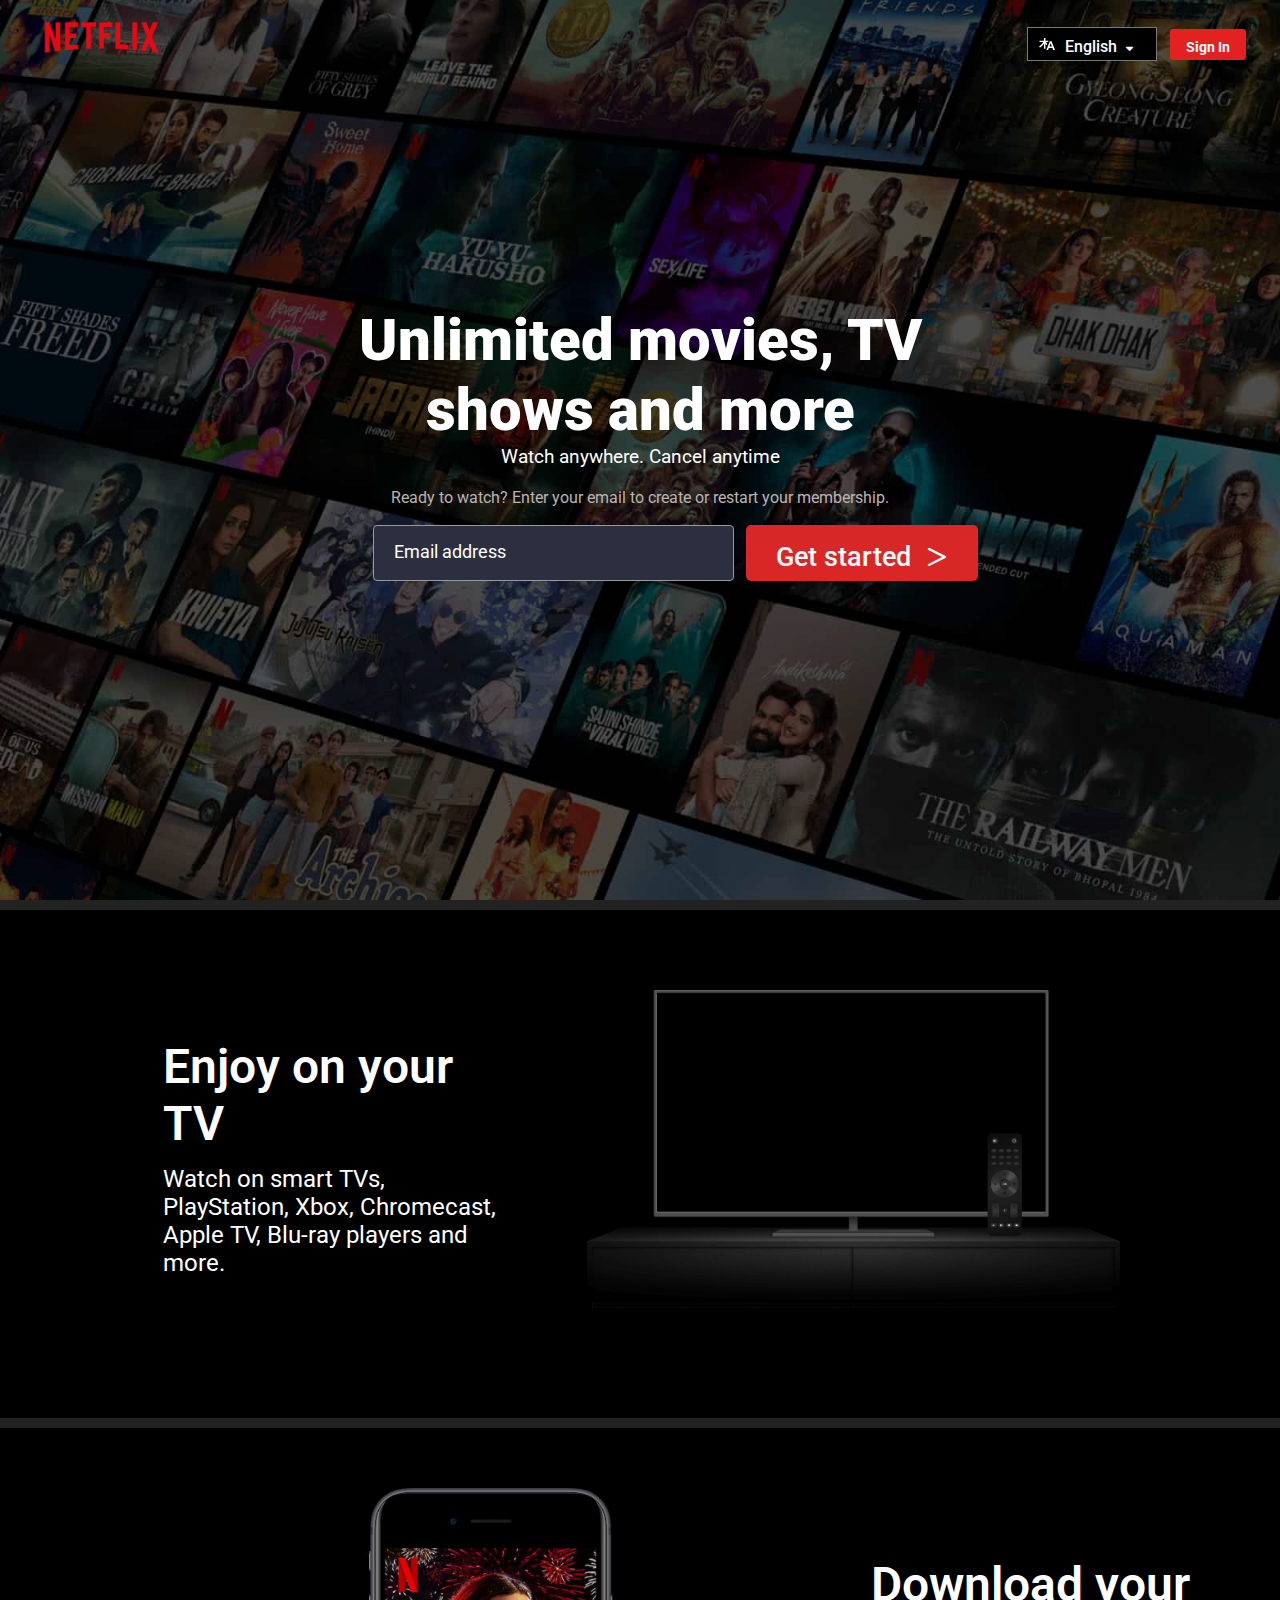
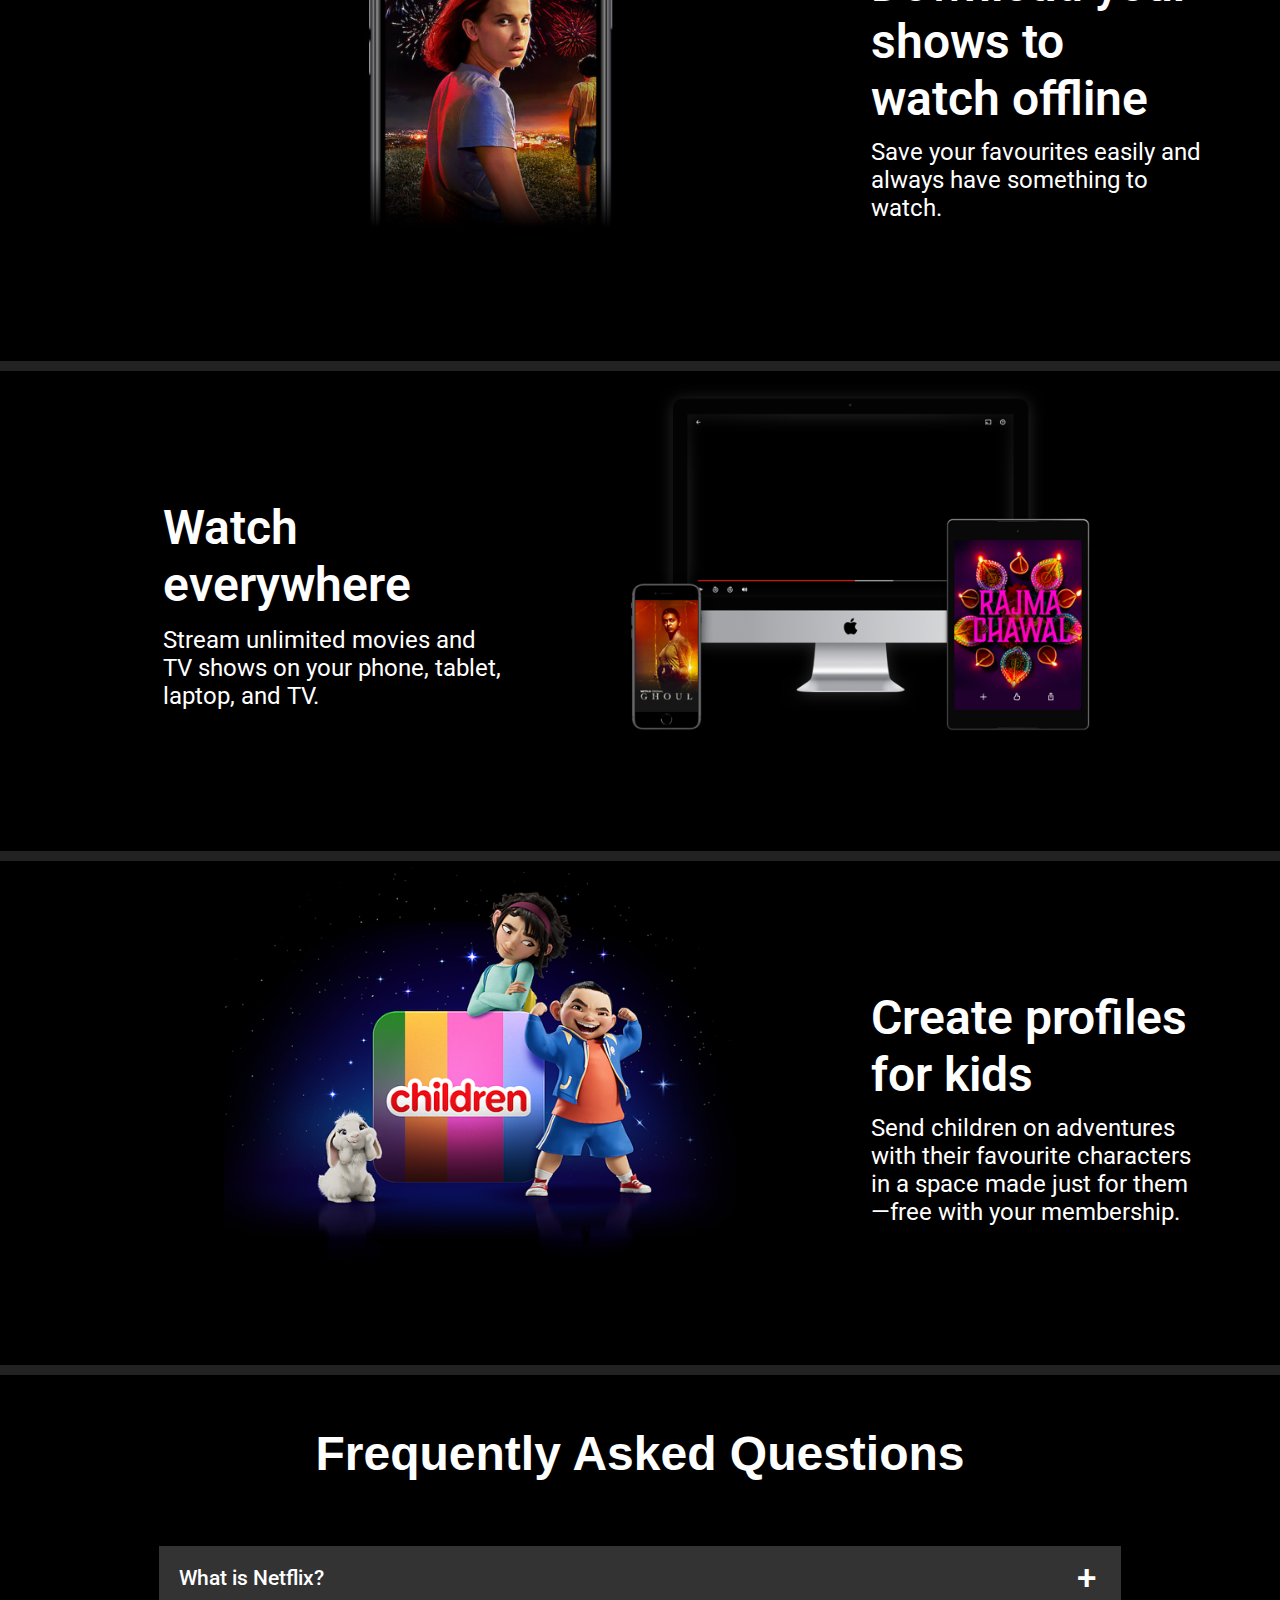
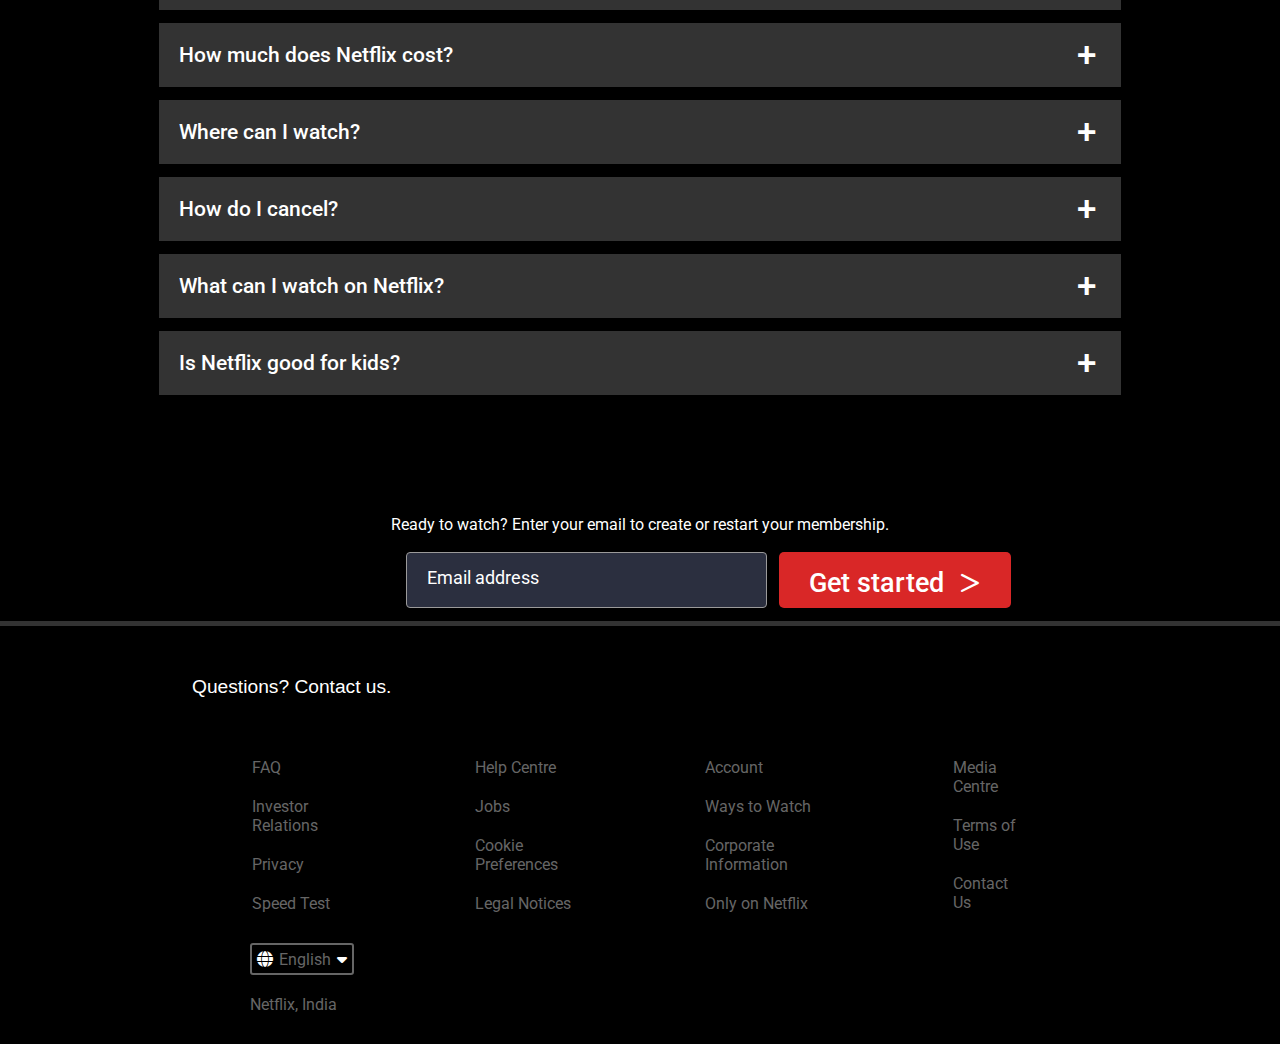
<file: netflix-clone2/index.html>
<!DOCTYPE html>
<html lang="en">
<head>
    <meta charset="UTF-8">
    <meta name="viewport" content="width=device-width, initial-scale=1.0">
    <title>Home</title>
    <link rel="shortcut icon" href="assets/png/favicon.png" type="image/x-icon">
    <link rel="stylesheet" href="index.css">
    <script src="https://code.jquery.com/jquery-3.6.4.min.js"></script>
    <link rel="stylesheet" href="https://cdnjs.cloudflare.com/ajax/libs/font-awesome/6.5.1/css/all.min.css">
</head>
<body>
    <!-- ====================navbar================== -->


        
    <!-- =============Banner content======================= -->

    <div class="header">
        <nav>
            <img src="assets/png/logo.png" alt="" class="logo1">
            <div>
                <button class="lang"> <svg width="16" height="16" viewBox="0 0 16 16" fill="none" xmlns="http://www.w3.org/2000/svg" class="default-ltr-cache-4z3qvp e1svuwfo1" data-name="Languages" aria-hidden="true"><path fill-rule="evenodd" clip-rule="evenodd" d="M10.7668 5.33333L10.5038 5.99715L9.33974 8.9355L8.76866 10.377L7.33333 14H9.10751L9.83505 12.0326H13.4217L14.162 14H16L12.5665 5.33333H10.8278H10.7668ZM10.6186 9.93479L10.3839 10.5632H11.1036H12.8856L11.6348 7.2136L10.6186 9.93479ZM9.52722 4.84224C9.55393 4.77481 9.58574 4.71045 9.62211 4.64954H6.41909V2H4.926V4.64954H0.540802V5.99715H4.31466C3.35062 7.79015 1.75173 9.51463 0 10.4283C0.329184 10.7138 0.811203 11.2391 1.04633 11.5931C2.55118 10.6795 3.90318 9.22912 4.926 7.57316V12.6667H6.41909V7.51606C6.81951 8.15256 7.26748 8.76169 7.7521 9.32292L8.31996 7.88955C7.80191 7.29052 7.34631 6.64699 6.9834 5.99715H9.06968L9.52722 4.84224Z" fill="currentColor"></path></svg>English <span><i class="fa-solid fa-caret-down"></i></span></button>
                <button class="signin"><a href="login.html">Sign In</a></button>
            </div>
        </nav>
        <div class="header-title">
        <h1>Unlimited movies, TV shows and more</h1>
        <h3>Watch anywhere. Cancel anytime</h3>
        <p>Ready to watch? Enter your email to create or restart your membership.</p>
        <div class="email_form">
            <input type="email" placeholder="Email address" required/>
            <button>Get started <i class="fa-solid fa-greater-than"></i></button>
        </div>
        </div>
    </div>
    <div class="minibar">
    </div>
    <div class="container">
        <div class="container_title">
            <h1>Enjoy on your TV</h1>
            <p>Watch on smart TVs, PlayStation, Xbox, Chromecast, Apple TV, Blu-ray players and more.</p>
        </div>
        <img src="assets/jpg/only_on_netflix/home1.png" alt="">
    </div>
    <div class="minibar">
    </div>
    <div class="container1">
        <img src="assets/jpg/only_on_netflix/home2.jpg" alt="">
        <div class="container_title1">
            <h1>Download your shows to watch offline</h1>
            <p>Save your favourites easily and always have something to watch.</p>
        </div>
    </div>
    <div class="minibar">
    </div>
    <div class="container">
        <div class="container_title">
            <h1>Watch everywhere</h1>
            <p>Stream unlimited movies and TV shows on your phone, tablet, laptop, and TV.</p>
        </div>
        <img src="assets/jpg/only_on_netflix/home3.png" alt="">
    </div>
    <div class="minibar">
    </div>
    <div class="container1">
        <img src="assets/jpg/only_on_netflix/home4.png" alt="">
        <div class="container_title1">
            <h1>Create profiles for kids</h1>
            <p>Send children on adventures with their favourite characters in a space made just for them—free with your membership.</p>
        </div>
    </div>
</div>
<div class="minibar">
</div>
<!-- ===============FAQ================= -->
<div class="faq">
    <h1>Frequently Asked Questions</h1>
    <ul>
        <li>
            <input type="checkbox" name="dropdown" id="first">
            <label for="first">What is Netflix?</label>
            <div class="content">
                <p>Netflix is a streaming service that offers a wide variety of award-winning TV shows, movies, anime, documentaries and more – on thousands of internet-connected devices.

                    You can watch as much as you want, whenever you want, without a single ad – all for one low monthly price. There's always something new to discover, and new TV shows and movies are added every week!</p>
            </div>
        </li>
        <li>
            <input type="checkbox" name="dropdown" id="second">
            <label for="second">How much does Netflix cost?</label>
            <div class="content">
                <p>Watch Netflix on your smartphone, tablet, Smart TV, laptop, or streaming device, all for one fixed monthly fee. Plans range from ₹149 to ₹649 a month. No extra costs, no contracts.</p>
            </div>
        </li>
        <li>
            <input type="checkbox" name="dropdown" id="third">
            <label for="third">Where can I watch?</label>
            <div class="content">
                <p>Watch anywhere, anytime. Sign in with your Netflix account to watch instantly on the web at netflix.com from your personal computer or on any internet-connected device that offers the Netflix app, including smart TVs, smartphones, tablets, streaming media players and game consoles.

                    You can also download your favourite shows with the iOS, Android, or Windows 10 app. Use downloads to watch while you're on the go and without an internet connection. Take Netflix with you anywhere.</p>
            </div>
        </li>
        <li>
            <input type="checkbox" name="dropdown" id="fourth">
            <label for="fourth">How do I cancel?</label>
            <div class="content">
                <p>Netflix is flexible. There are no annoying contracts and no commitments. You can easily cancel your account online in two clicks. There are no cancellation fees – start or stop your account anytime.</p>
            </div>
        </li>
        <li>
            <input type="checkbox" name="dropdown" id="fifth">
            <label for="fifth">What can I watch on Netflix?</label>
            <div class="content">
                <p>Netflix has an extensive library of feature films, documentaries, TV shows, anime, award-winning Netflix originals, and more. Watch as much as you want, anytime you want.</p>
            </div>
        </li>
        <li>
            <input type="checkbox" name="dropdown" id="sixth">
            <label for="sixth">Is Netflix good for kids?</label>
            <div class="content">
                <p>The Netflix Kids experience is included in your membership to give parents control while kids enjoy family-friendly TV shows and films in their own space.

                    Kids profiles come with PIN-protected parental controls that let you restrict the maturity rating of content kids can watch and block specific titles you don’t want kids to see.</p>
            </div>
        </li>
        
    </ul>
</div>
<div class="header-title2">
    <p>Ready to watch? Enter your email to create or restart your membership.</p>
    <div class="email_form2">
        <input type="email" placeholder="Email address" required/>
        <button>Get started <i class="fa-solid fa-greater-than"></i></button>
    </div>
    </div>
    <!-- =====================footer===================== -->
    <footer>
        <h1>Questions? Contact us.</h1>
        <div class="row">
          <div class="col">
            <a href="">FAQ</a>
            <a href="">Investor Relations</a>
            <a href="">Privacy</a>
            <a href="">Speed Test</a>
          </div>
          <div class="col">
            <a href="">Help Centre</a>
            <a href="">Jobs</a>
            <a href="">Cookie Preferences</a>
            <a href="">Legal Notices</a>
          </div>
          <div class="col">
            <a href="">Account</a>
            <a href="">Ways to Watch</a>
            <a href="">Corporate Information</a>
            <a href="onlyon_netflix.html">Only on Netflix</a>
          </div>
          <div class="col">
            <a href="">Media Centre</a>
            <a href="">Terms of Use</a>
            <a href="">Contact Us</a>
          </div>
        </div>
        <button class="btn3"><i class="fa-solid fa-globe"></i> English <i class="fa-solid fa-caret-down"></i></button>
        <h3 class="head3">Netflix, India</h3>
      </footer>
</body>
<script src="index.js"></script>
</html>
</file>
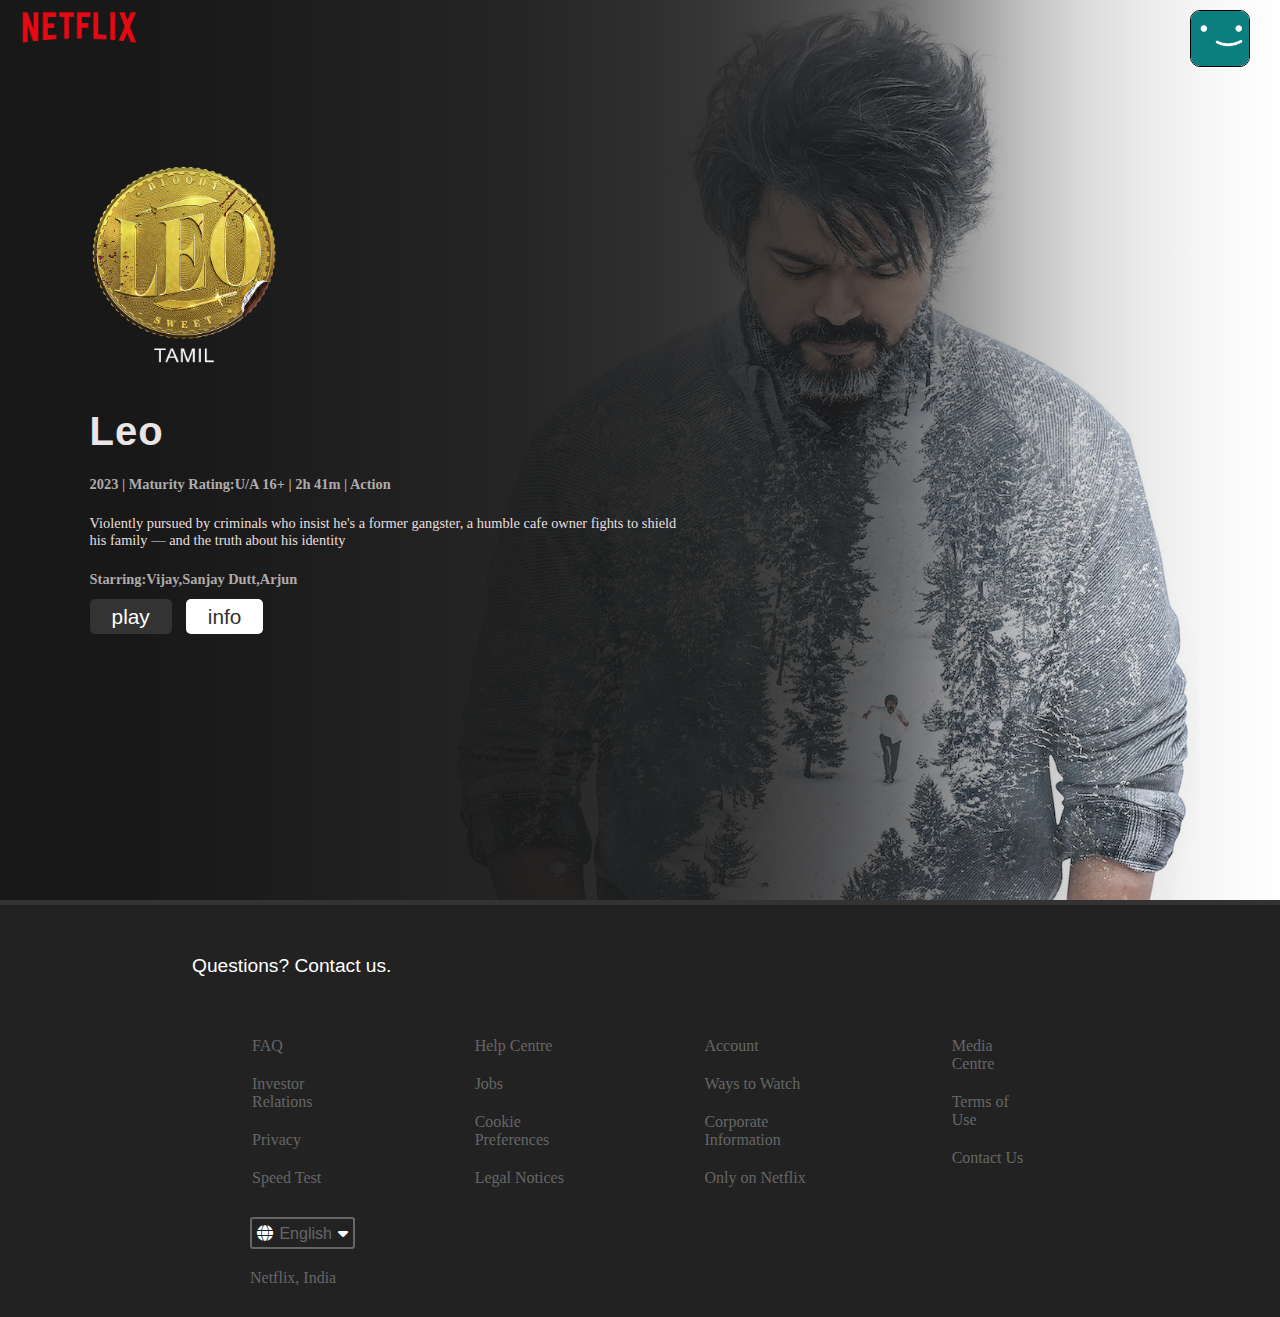
<file: netflix-clone2/leo.html>
<!DOCTYPE html>
<html lang="en">
  <head>
    <meta charset="UTF-8" />
    <meta name="viewport" content="width=device-width, initial-scale=1.0" />
    <title>Welcome</title>
    <link rel="stylesheet" href="leo.css" />
    <link rel="stylesheet" href="https://cdnjs.cloudflare.com/ajax/libs/font-awesome/6.5.1/css/all.min.css">
    <link href="/YOUR_PATH/favicon.ico" rel="icon" type="image/x-icon">
  </head>
  <body>
    <!-- ====================navbar=========================== -->
    <nav>
      <div class="logo1">
        <img src="assets/png/logo.png" alt="logo" class="logo" />
      </div>
      <div class="profile1">
        <img src="assets/png/profile.png" alt="profile" class="profile" />
      </div>
    </nav>

    <!-- ====================banner=========================== -->
    <div class="ban">
      <div class="ban_content">
        <div class="ban_title">
          <img src="assets/jpg/banner/ban3.png" alt="logo">
          <h1>Leo</h1>
          <h3>2023 | Maturity Rating:U/A 16+ | 2h 41m | Action</h3>
          <p>
            Violently pursued by criminals who insist he's a former gangster, a humble cafe owner fights to shield his family — and the truth about his identity
          </p>
          <h3>Starring:Vijay,Sanjay Dutt,Arjun</h3>
        </div>
        <div class="ban_btns">
          <button class="play">play</button>
          <button class="info">info</button>
        </div>
      </div>
    </div>
    <!-- ====================subcards=========================== -->
    <!-- <section>
      <div class="container">
        <div class="logo3">
          <img src="assets/png/favicon.png" alt="">
        </div>
        <div class="para1"><p>Watch all you want.</p></div>
        <div class="btn3">
          <button>JOIN NOW</button>
        </div>
      </div>
    </section>
    <section>
      <h1>Popular on Netflix</h1>
      <div class="pos">
        <div class="pos_title">
          <a href="railway.html"
            ><img
              src="./assets/jpg/only_on_netflix/img1.jpg"
              alt="logo"
              class="pos1"
          /></a>
          <h3>The Railway Men</h3>
        </div>
        <div class="pos_title">
          <a href="railway.html"
            ><img
              src="./assets/jpg/only_on_netflix/img2.jpg"
              alt="logo"
              class="pos1"
          /></a>
          <h3>My Demon</h3>
        </div>
        <div class="pos_title">
          <a href="railway.html"
            ><img
              src="./assets/jpg/only_on_netflix/img3.jpg"
              alt="logo"
              class="pos1"
          /></a>
          <h3>Money Heist</h3>
        </div>
        <div class="pos_title">
          <a href="railway.html"
            ><img
              src="./assets/jpg/only_on_netflix/img4.jpg"
              alt="logo"
              class="pos1"
          /></a>
          <h3>Leo</h3>
        </div>
        <div class="pos_title">
          <a href="railway.html"
            ><img
              src="./assets/jpg/only_on_netflix/img5.jpg"
              alt="logo"
              class="pos1"
          /></a>
          <h3>Chicken Run</h3>
        </div>
        <div class="pos_title">
          <a href="railway.html"
            ><img
              src="./assets/jpg/only_on_netflix/img6.jpg"
              alt="logo"
              class="pos1"
          /></a>
          <h3>Lucifer</h3>
        </div>
        <div class="pos_title">
          <a href="railway.html"
            ><img
              src="./assets/jpg/only_on_netflix/img7.jpg"
              alt="logo"
              class="pos1"
          /></a>
          <h3>Life on our planet</h3>
        </div>
        <div class="pos_title">
          <a href="railway.html"
            ><img
              src="./assets/jpg/only_on_netflix/img8.jpg"
              alt="logo"
              class="pos1"
          /></a>
          <h3>Squid Game</h3>
        </div>
        <div class="pos_title">
          <a href="railway.html"
            ><img
              src="./assets/jpg/only_on_netflix/img9.jpg"
              alt="logo"
              class="pos1"
          /></a>
          <h3>Stranger things</h3>
        </div>
        <div class="pos_title">
          <a href="railway.html"
            ><img
              src="./assets/jpg/only_on_netflix/img10.jpg"
              alt="logo"
              class="pos1"
          /></a>
          <h3>Extraction 2</h3>
        </div>
        <div class="pos_title">
          <a href="railway.html"
            ><img
              src="./assets/jpg/only_on_netflix/img11.jpg"
              alt="logo"
              class="pos1"
          /></a>
          <h3>Triple Frontier</h3>
        </div>
        <div class="pos_title">
          <a href="railway.html"
            ><img
              src="./assets/jpg/only_on_netflix/img12.jpg"
              alt="logo"
              class="pos1"
          /></a>
          <h3>Mission Majnu</h3>
        </div>
        <div class="pos_title">
          <a href="railway.html"
            ><img
              src="./assets/jpg/only_on_netflix/img13.jpg"
              alt="logo"
              class="pos1"
          /></a>
          <h3>The Mother</h3>
        </div>
        <div class="pos_title">
          <a href="railway.html"
            ><img
              src="./assets/jpg/only_on_netflix/img14.jpg"
              alt="logo"
              class="pos1"
          /></a>
          <h3>Troll</h3>
        </div>
        <div class="pos_title">
          <a href="railway.html"
            ><img
              src="./assets/jpg/only_on_netflix/img15.jpg"
              alt="logo"
              class="pos1"
          /></a>
          <h3>Kaala Paani</h3>
        </div>
      </div>
    </section>
    <section>
      <h1>Trending</h1>
      <div class="pos">
        <div class="pos_title">
          <a href="railway.html"
            ><img
              src="./assets/jpg/only_on_netflix/img1.jpg"
              alt="logo"
              class="pos1"
          /></a>
          <h3>The Railway Men</h3>
        </div>
        <div class="pos_title">
          <a href="railway.html"
            ><img
              src="./assets/jpg/only_on_netflix/img2.jpg"
              alt="logo"
              class="pos1"
          /></a>
          <h3>My Demon</h3>
        </div>
        <div class="pos_title">
          <a href="railway.html"
            ><img
              src="./assets/jpg/only_on_netflix/img3.jpg"
              alt="logo"
              class="pos1"
          /></a>
          <h3>Money Heist</h3>
        </div>
        <div class="pos_title">
          <a href="railway.html"
            ><img
              src="./assets/jpg/only_on_netflix/img4.jpg"
              alt="logo"
              class="pos1"
          /></a>
          <h3>Leo</h3>
        </div>
        <div class="pos_title">
          <a href="railway.html"
            ><img
              src="./assets/jpg/only_on_netflix/img5.jpg"
              alt="logo"
              class="pos1"
          /></a>
          <h3>Chicken Run</h3>
        </div>
        <div class="pos_title">
          <a href="railway.html"
            ><img
              src="./assets/jpg/only_on_netflix/img6.jpg"
              alt="logo"
              class="pos1"
          /></a>
          <h3>Lucifer</h3>
        </div>
        <div class="pos_title">
          <a href="railway.html"
            ><img
              src="./assets/jpg/only_on_netflix/img7.jpg"
              alt="logo"
              class="pos1"
          /></a>
          <h3>Life on our planet</h3>
        </div>
        <div class="pos_title">
          <a href="railway.html"
            ><img
              src="./assets/jpg/only_on_netflix/img8.jpg"
              alt="logo"
              class="pos1"
          /></a>
          <h3>Squid Game</h3>
        </div>
        <div class="pos_title">
          <a href="railway.html"
            ><img
              src="./assets/jpg/only_on_netflix/img9.jpg"
              alt="logo"
              class="pos1"
          /></a>
          <h3>Stranger things</h3>
        </div>
        <div class="pos_title">
          <a href="railway.html"
            ><img
              src="./assets/jpg/only_on_netflix/img10.jpg"
              alt="logo"
              class="pos1"
          /></a>
          <h3>Extraction 2</h3>
        </div>
        <div class="pos_title">
          <a href="railway.html"
            ><img
              src="./assets/jpg/only_on_netflix/img11.jpg"
              alt="logo"
              class="pos1"
          /></a>
          <h3>Triple Frontier</h3>
        </div>
        <div class="pos_title">
          <a href="railway.html"
            ><img
              src="./assets/jpg/only_on_netflix/img12.jpg"
              alt="logo"
              class="pos1"
          /></a>
          <h3>Mission Majnu</h3>
        </div>
        <div class="pos_title">
          <a href="railway.html"
            ><img
              src="./assets/jpg/only_on_netflix/img13.jpg"
              alt="logo"
              class="pos1"
          /></a>
          <h3>The Mother</h3>
        </div>
        <div class="pos_title">
          <a href="railway.html"
            ><img
              src="./assets/jpg/only_on_netflix/img14.jpg"
              alt="logo"
              class="pos1"
          /></a>
          <h3>Troll</h3>
        </div>
        <div class="pos_title">
          <a href="railway.html"
            ><img
              src="./assets/jpg/only_on_netflix/img15.jpg"
              alt="logo"
              class="pos1"
          /></a>
          <h3>Kaala Paani</h3>
        </div>
      </div>
    </section>
    <section>
      <h1>Web Series</h1>
      <div class="pos">
        <div class="pos_title">
          <a href="railway.html"
            ><img
              src="./assets/jpg/only_on_netflix/img1.jpg"
              alt="logo"
              class="pos1"
          /></a>
          <h3>The Railway Men</h3>
        </div>
        <div class="pos_title">
          <a href="railway.html"
            ><img
              src="./assets/jpg/only_on_netflix/img2.jpg"
              alt="logo"
              class="pos1"
          /></a>
          <h3>My Demon</h3>
        </div>
        <div class="pos_title">
          <a href="railway.html"
            ><img
              src="./assets/jpg/only_on_netflix/img3.jpg"
              alt="logo"
              class="pos1"
          /></a>
          <h3>Money Heist</h3>
        </div>
        <div class="pos_title">
          <a href="railway.html"
            ><img
              src="./assets/jpg/only_on_netflix/img4.jpg"
              alt="logo"
              class="pos1"
          /></a>
          <h3>Leo</h3>
        </div>
        <div class="pos_title">
          <a href="railway.html"
            ><img
              src="./assets/jpg/only_on_netflix/img5.jpg"
              alt="logo"
              class="pos1"
          /></a>
          <h3>Chicken Run</h3>
        </div>
        <div class="pos_title">
          <a href="railway.html"
            ><img
              src="./assets/jpg/only_on_netflix/img6.jpg"
              alt="logo"
              class="pos1"
          /></a>
          <h3>Lucifer</h3>
        </div>
        <div class="pos_title">
          <a href="railway.html"
            ><img
              src="./assets/jpg/only_on_netflix/img7.jpg"
              alt="logo"
              class="pos1"
          /></a>
          <h3>Life on our planet</h3>
        </div>
        <div class="pos_title">
          <a href="railway.html"
            ><img
              src="./assets/jpg/only_on_netflix/img8.jpg"
              alt="logo"
              class="pos1"
          /></a>
          <h3>Squid Game</h3>
        </div>
        <div class="pos_title">
          <a href="railway.html"
            ><img
              src="./assets/jpg/only_on_netflix/img9.jpg"
              alt="logo"
              class="pos1"
          /></a>
          <h3>Stranger things</h3>
        </div>
        <div class="pos_title">
          <a href="railway.html"
            ><img
              src="./assets/jpg/only_on_netflix/img10.jpg"
              alt="logo"
              class="pos1"
          /></a>
          <h3>Extraction 2</h3>
        </div>
        <div class="pos_title">
          <a href="railway.html"
            ><img
              src="./assets/jpg/only_on_netflix/img11.jpg"
              alt="logo"
              class="pos1"
          /></a>
          <h3>Triple Frontier</h3>
        </div>
        <div class="pos_title">
          <a href="railway.html"
            ><img
              src="./assets/jpg/only_on_netflix/img12.jpg"
              alt="logo"
              class="pos1"
          /></a>
          <h3>Mission Majnu</h3>
        </div>
        <div class="pos_title">
          <a href="railway.html"
            ><img
              src="./assets/jpg/only_on_netflix/img13.jpg"
              alt="logo"
              class="pos1"
          /></a>
          <h3>The Mother</h3>
        </div>
        <div class="pos_title">
          <a href="railway.html"
            ><img
              src="./assets/jpg/only_on_netflix/img14.jpg"
              alt="logo"
              class="pos1"
          /></a>
          <h3>Troll</h3>
        </div>
        <div class="pos_title">
          <a href="railway.html"
            ><img
              src="./assets/jpg/only_on_netflix/img15.jpg"
              alt="logo"
              class="pos1"
          /></a>
          <h3>Kaala Paani</h3>
        </div>
      </div>
    </section> -->
    <!-- ====================footer=========================== -->
    <footer>
      <h1>Questions? Contact us.</h1>
      <div class="row">
        <div class="col">
          <a href="">FAQ</a>
          <a href="">Investor Relations</a>
          <a href="">Privacy</a>
          <a href="">Speed Test</a>
        </div>
        <div class="col">
          <a href="">Help Centre</a>
          <a href="">Jobs</a>
          <a href="">Cookie Preferences</a>
          <a href="">Legal Notices</a>
        </div>
        <div class="col">
          <a href="">Account</a>
          <a href="">Ways to Watch</a>
          <a href="">Corporate Information</a>
          <a href="">Only on Netflix</a>
        </div>
        <div class="col">
          <a href="">Media Centre</a>
          <a href="">Terms of Use</a>
          <a href="">Contact Us</a>
        </div>
      </div>
      <button class="btn1"><i class="fa-solid fa-globe"></i> English <i class="fa-solid fa-caret-down"></i></button>
      <h3 class="head3">Netflix, India</h3>
    </footer>
  </body>
</html>
</file>
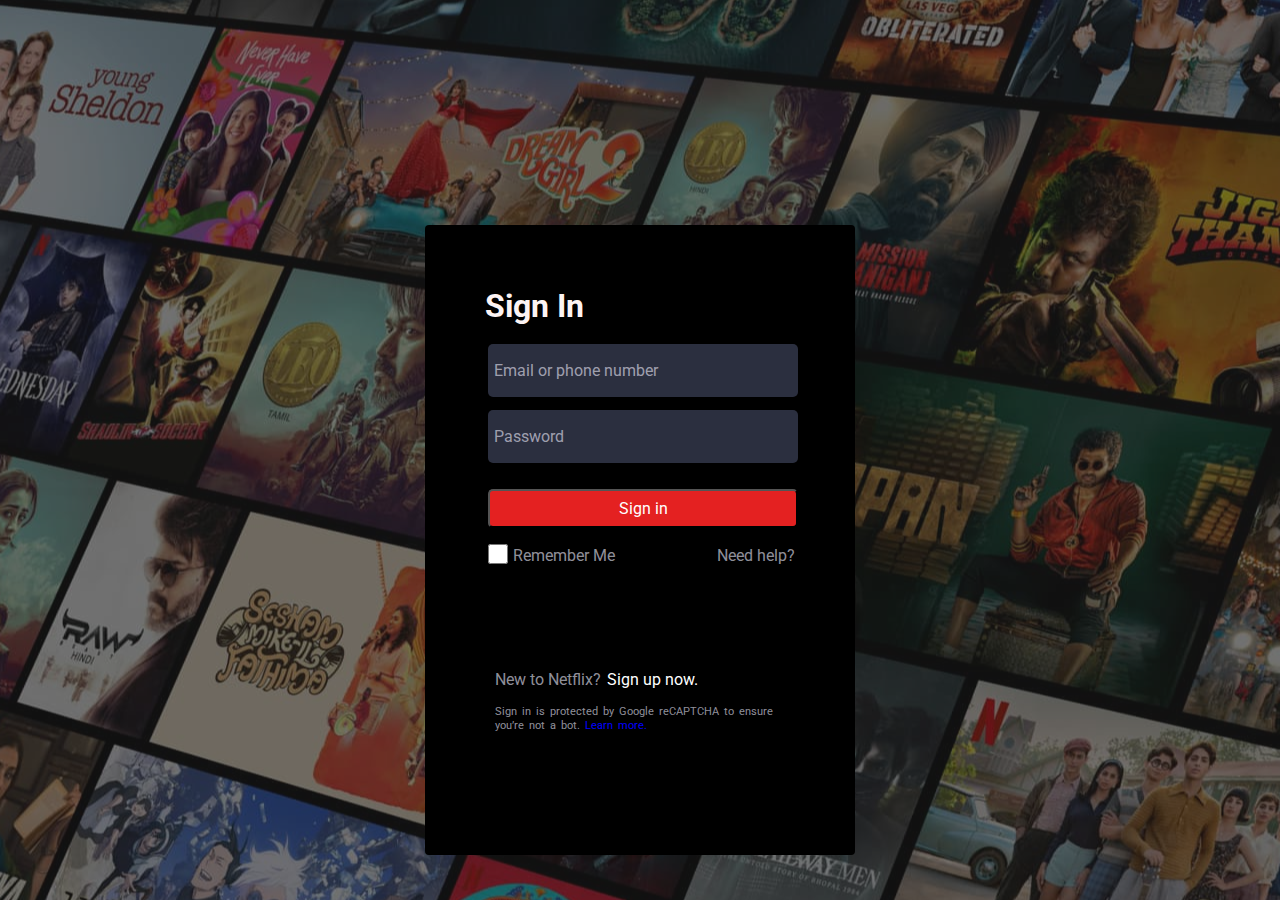
<file: netflix-clone2/login.html>
<!DOCTYPE html>
<html lang="en">
<head>
    <meta charset="UTF-8">
    <meta name="viewport" content="width=device-width, initial-scale=1.0">
    <title>Login here</title>
    <link rel="stylesheet" href="login.css">
    <link rel="stylesheet" href="https://cdnjs.cloudflare.com/ajax/libs/font-awesome/6.5.1/css/all.min.css">
</head>
<body>
    <div class="wrapper">
        <form action="">
            <h1>Sign In</h1>
            <input type="email" placeholder="Email or phone number">
            <input type="password" placeholder="Password">
            <button>Sign in</button>
            <div class="form_help">
                <input type="checkbox">
                <label for="">Remember Me</label>
                <a href="">Need help?</a>
            </div>
            <div class="form_help2">
                <label for="">New to Netflix?</label>
                <a href="signup.html">Sign up now.</a>
            </div>
            <p>Sign in is protected by Google reCAPTCHA to ensure you’re not a bot. <span>Learn more.</span></p>
        </form>
    </div>
</body>
</html>
</file>
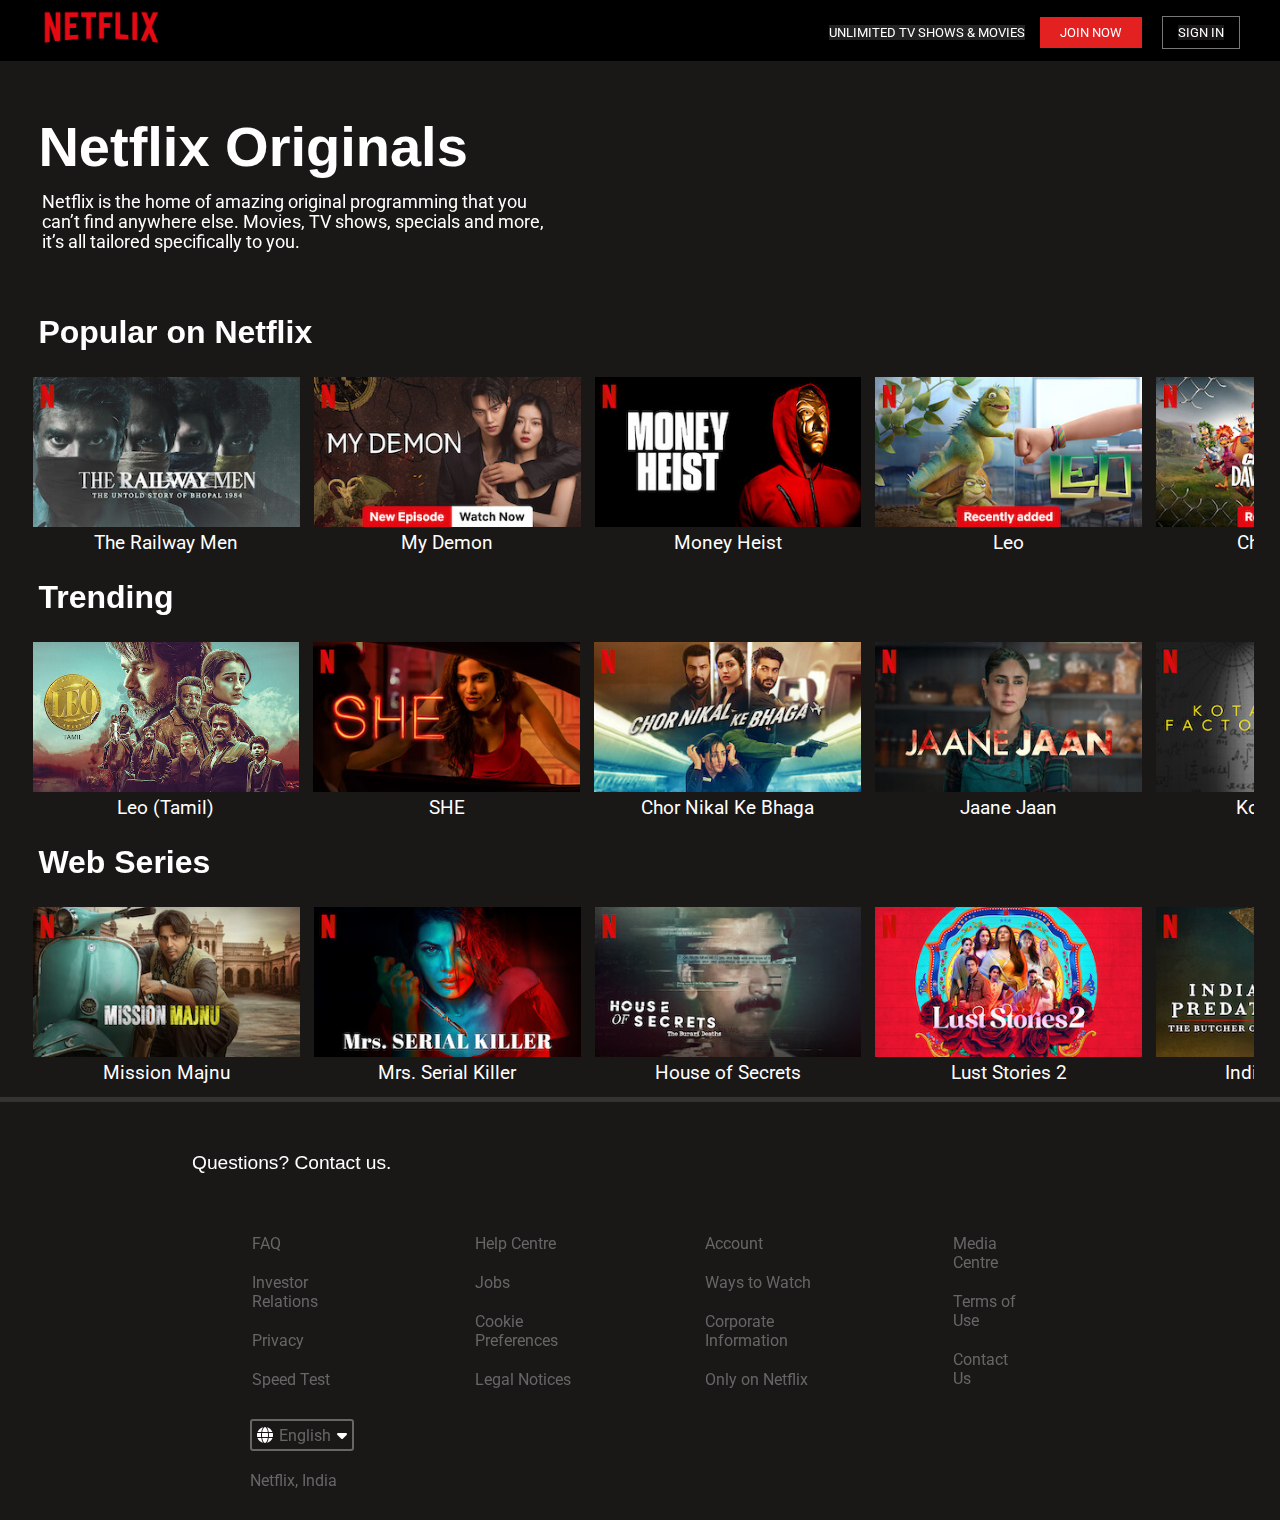
<file: netflix-clone2/onlyon_netflix.html>
<!DOCTYPE html>
<html lang="en">
<head>
    <meta charset="UTF-8">
    <meta name="viewport" content="width=device-width, initial-scale=1.0">
    <title>Only on Netflix</title>
    <link rel="stylesheet" href="onlyon_netflix.css">
    <link rel="stylesheet" href="https://cdnjs.cloudflare.com/ajax/libs/font-awesome/6.5.1/css/all.min.css">
    <link href="assets/png/favicon.png" rel="icon" type="image/x-icon">
</head>
<body>
    <!-- ========Navbar================== -->
    <nav>
        <div class="first">
            <img src="assets/png/logo.png" alt="logo" class="logo" />
        </div>
        <div class="last">
            <p>UNLIMITED TV SHOWS & MOVIES</p>
            <button class="btn1">JOIN NOW</button>
            <button class="btn2"><a href="login.html">SIGN IN</a></button>
        </div>
    </nav>
    <!-- =============sections=============== -->
    <section>
        <div class="sec1">
            <h1>Netflix Originals</h1>
            <p>Netflix is the home of amazing original programming that you can’t find anywhere else. Movies, TV shows, specials and more, it’s all tailored specifically to you.</p>
        </div>
    </section>
    <section>
        <h1>Popular on Netflix</h1>
        <div class="pos">
          <div class="pos_title">
            <a href="railway.html"
              ><img
                src="./assets/jpg/only_on_netflix/img1.jpg"
                alt="logo"
                class="pos1"
            /></a>
            <h3>The Railway Men</h3>
          </div>
          <div class="pos_title">
            <a href="railway.html"
              ><img
                src="./assets/jpg/only_on_netflix/img2.jpg"
                alt="logo"
                class="pos1"
            /></a>
            <h3>My Demon</h3>
          </div>
          <div class="pos_title">
            <a href="railway.html"
              ><img
                src="./assets/jpg/only_on_netflix/img3.jpg"
                alt="logo"
                class="pos1"
            /></a>
            <h3>Money Heist</h3>
          </div>
          <div class="pos_title">
            <a href="railway.html"
              ><img
                src="./assets/jpg/only_on_netflix/img4.jpg"
                alt="logo"
                class="pos1"
            /></a>
            <h3>Leo</h3>
          </div>
          <div class="pos_title">
            <a href="railway.html"
              ><img
                src="./assets/jpg/only_on_netflix/img5.jpg"
                alt="logo"
                class="pos1"
            /></a>
            <h3>Chicken Run</h3>
          </div>
          <div class="pos_title">
            <a href="railway.html"
              ><img
                src="./assets/jpg/only_on_netflix/img6.jpg"
                alt="logo"
                class="pos1"
            /></a>
            <h3>Lucifer</h3>
          </div>
          <div class="pos_title">
            <a href="railway.html"
              ><img
                src="./assets/jpg/only_on_netflix/img7.jpg"
                alt="logo"
                class="pos1"
            /></a>
            <h3>Life on our planet</h3>
          </div>
          <div class="pos_title">
            <a href="railway.html"
              ><img
                src="./assets/jpg/only_on_netflix/img8.jpg"
                alt="logo"
                class="pos1"
            /></a>
            <h3>Squid Game</h3>
          </div>
          <div class="pos_title">
            <a href="railway.html"
              ><img
                src="./assets/jpg/only_on_netflix/img9.jpg"
                alt="logo"
                class="pos1"
            /></a>
            <h3>Stranger things</h3>
          </div>
          <div class="pos_title">
            <a href="railway.html"
              ><img
                src="./assets/jpg/only_on_netflix/img10.jpg"
                alt="logo"
                class="pos1"
            /></a>
            <h3>Extraction 2</h3>
          </div>
          <div class="pos_title">
            <a href="railway.html"
              ><img
                src="./assets/jpg/only_on_netflix/img11.jpg"
                alt="logo"
                class="pos1"
            /></a>
            <h3>Triple Frontier</h3>
          </div>
          <div class="pos_title">
            <a href="railway.html"
              ><img
                src="./assets/jpg/only_on_netflix/img12.jpg"
                alt="logo"
                class="pos1"
            /></a>
            <h3>Mission Majnu</h3>
          </div>
          <div class="pos_title">
            <a href="railway.html"
              ><img
                src="./assets/jpg/only_on_netflix/img13.jpg"
                alt="logo"
                class="pos1"
            /></a>
            <h3>The Mother</h3>
          </div>
          <div class="pos_title">
            <a href="railway.html"
              ><img
                src="./assets/jpg/only_on_netflix/img14.jpg"
                alt="logo"
                class="pos1"
            /></a>
            <h3>Troll</h3>
          </div>
          <div class="pos_title">
            <a href="railway.html"
              ><img
                src="./assets/jpg/only_on_netflix/img15.jpg"
                alt="logo"
                class="pos1"
            /></a>
            <h3>Kaala Paani</h3>
          </div>
        </div>
      </section>
      <section>
        <h1>Trending</h1>
        <div class="pos">
          <div class="pos_title">
            <a href="leo.html"
              ><img
                src="./assets/jpg/only_on_netflix/img32.jpg"
                alt="logo"
                class="pos1"
            /></a>
            <h3>Leo (Tamil)</h3>
          </div>
          <div class="pos_title">
            <a href="railway.html"
              ><img
                src="./assets/jpg/only_on_netflix/img17.jpg"
                alt="logo"
                class="pos1"
            /></a>
            <h3>SHE</h3>
          </div>
          <div class="pos_title">
            <a href="railway.html"
              ><img
                src="./assets/jpg/only_on_netflix/img18.jpg"
                alt="logo"
                class="pos1"
            /></a>
            <h3>Chor Nikal Ke Bhaga</h3>
          </div>
          <div class="pos_title">
            <a href="railway.html"
              ><img
                src="./assets/jpg/only_on_netflix/img19.jpg"
                alt="logo"
                class="pos1"
            /></a>
            <h3>Jaane Jaan</h3>
          </div>
          <div class="pos_title">
            <a href="railway.html"
              ><img
                src="./assets/jpg/only_on_netflix/img20.jpg"
                alt="logo"
                class="pos1"
            /></a>
            <h3>Kota Factory</h3>
          </div>
          <div class="pos_title">
            <a href="railway.html"
              ><img
                src="./assets/jpg/only_on_netflix/img21.jpg"
                alt="logo"
                class="pos1"
            /></a>
            <h3>Khakee</h3>
          </div>
          <div class="pos_title">
            <a href="railway.html"
              ><img
                src="./assets/jpg/only_on_netflix/img22.jpg"
                alt="logo"
                class="pos1"
            /></a>
            <h3>Betaal</h3>
          </div>
          <div class="pos_title">
            <a href="railway.html"
              ><img
                src="./assets/jpg/only_on_netflix/img23.jpg"
                alt="logo"
                class="pos1"
            /></a>
            <h3>Squid Game</h3>
          </div>
          <div class="pos_title">
            <a href="railway.html"
              ><img
                src="./assets/jpg/only_on_netflix/img24.jpg"
                alt="logo"
                class="pos1"
            /></a>
            <h3>Stranger things</h3>
          </div>
          <div class="pos_title">
            <a href="railway.html"
              ><img
                src="./assets/jpg/only_on_netflix/img25.jpg"
                alt="logo"
                class="pos1"
            /></a>
            <h3>Extraction 2</h3>
          </div>
          <div class="pos_title">
            <a href="railway.html"
              ><img
                src="./assets/jpg/only_on_netflix/img26.jpg"
                alt="logo"
                class="pos1"
            /></a>
            <h3>Triple Frontier</h3>
          </div>
          <div class="pos_title">
            <a href="railway.html"
              ><img
                src="./assets/jpg/only_on_netflix/img27.jpg"
                alt="logo"
                class="pos1"
            /></a>
            <h3>Mission Majnu</h3>
          </div>
          <div class="pos_title">
            <a href="railway.html"
              ><img
                src="./assets/jpg/only_on_netflix/img28.jpg"
                alt="logo"
                class="pos1"
            /></a>
            <h3>The Mother</h3>
          </div>
          <div class="pos_title">
            <a href="railway.html"
              ><img
                src="./assets/jpg/only_on_netflix/img29.jpg"
                alt="logo"
                class="pos1"
            /></a>
            <h3>Troll</h3>
          </div>
          <div class="pos_title">
            <a href="railway.html"
              ><img
                src="./assets/jpg/only_on_netflix/img30.jpg"
                alt="logo"
                class="pos1"
            /></a>
            <h3>Kaala Paani</h3>
          </div>
        </div>
      </section>
      <section>
        <h1>Web Series</h1>
        <div class="pos">
          <div class="pos_title">
            <a href="railway.html"
              ><img
                src="./assets/jpg/only_on_netflix/img12.jpg"
                alt="logo"
                class="pos1"
            /></a>
            <h3>Mission Majnu</h3>
          </div>
          <div class="pos_title">
            <a href="railway.html"
              ><img
                src="./assets/jpg/only_on_netflix/img23.jpg"
                alt="logo"
                class="pos1"
            /></a>
            <h3>Mrs. Serial Killer</h3>
          </div>
          <div class="pos_title">
            <a href="railway.html"
              ><img
                src="./assets/jpg/only_on_netflix/img24.jpg"
                alt="logo"
                class="pos1"
            /></a>
            <h3>House of Secrets</h3>
          </div>
          <div class="pos_title">
            <a href="railway.html"
              ><img
                src="./assets/jpg/only_on_netflix/img25.jpg"
                alt="logo"
                class="pos1"
            /></a>
            <h3>Lust Stories 2</h3>
          </div>
          <div class="pos_title">
            <a href="railway.html"
              ><img
                src="./assets/jpg/only_on_netflix/img26.jpg"
                alt="logo"
                class="pos1"
            /></a>
            <h3>Indian Predator</h3>
          </div>
          <div class="pos_title">
            <a href="railway.html"
              ><img
                src="./assets/jpg/only_on_netflix/img27.jpg"
                alt="logo"
                class="pos1"
            /></a>
            <h3>The Archies</h3>
          </div>
          <div class="pos_title">
            <a href="railway.html"
              ><img
                src="./assets/jpg/only_on_netflix/img7.jpg"
                alt="logo"
                class="pos1"
            /></a>
            <h3>Life on our planet</h3>
          </div>
          <div class="pos_title">
            <a href="railway.html"
              ><img
                src="./assets/jpg/only_on_netflix/img8.jpg"
                alt="logo"
                class="pos1"
            /></a>
            <h3>Squid Game</h3>
          </div>
          <div class="pos_title">
            <a href="railway.html"
              ><img
                src="./assets/jpg/only_on_netflix/img9.jpg"
                alt="logo"
                class="pos1"
            /></a>
            <h3>Stranger things</h3>
          </div>
          <div class="pos_title">
            <a href="railway.html"
              ><img
                src="./assets/jpg/only_on_netflix/img10.jpg"
                alt="logo"
                class="pos1"
            /></a>
            <h3>Extraction 2</h3>
          </div>
          <div class="pos_title">
            <a href="railway.html"
              ><img
                src="./assets/jpg/only_on_netflix/img11.jpg"
                alt="logo"
                class="pos1"
            /></a>
            <h3>Triple Frontier</h3>
          </div>
          <div class="pos_title">
            <a href="railway.html"
              ><img
                src="./assets/jpg/only_on_netflix/img12.jpg"
                alt="logo"
                class="pos1"
            /></a>
            <h3>Mission Majnu</h3>
          </div>
          <div class="pos_title">
            <a href="railway.html"
              ><img
                src="./assets/jpg/only_on_netflix/img13.jpg"
                alt="logo"
                class="pos1"
            /></a>
            <h3>The Mother</h3>
          </div>
          <div class="pos_title">
            <a href="railway.html"
              ><img
                src="./assets/jpg/only_on_netflix/img14.jpg"
                alt="logo"
                class="pos1"
            /></a>
            <h3>Troll</h3>
          </div>
          <div class="pos_title">
            <a href="railway.html"
              ><img
                src="./assets/jpg/only_on_netflix/img15.jpg"
                alt="logo"
                class="pos1"
            /></a>
            <h3>Kaala Paani</h3>
          </div>
        </div>
      </section>
      <!-- ====================footer=========================== -->
    <footer>
        <h1>Questions? Contact us.</h1>
        <div class="row">
          <div class="col">
            <a href="">FAQ</a>
            <a href="">Investor Relations</a>
            <a href="">Privacy</a>
            <a href="">Speed Test</a>
          </div>
          <div class="col">
            <a href="">Help Centre</a>
            <a href="">Jobs</a>
            <a href="">Cookie Preferences</a>
            <a href="">Legal Notices</a>
          </div>
          <div class="col">
            <a href="">Account</a>
            <a href="">Ways to Watch</a>
            <a href="">Corporate Information</a>
            <a href="">Only on Netflix</a>
          </div>
          <div class="col">
            <a href="">Media Centre</a>
            <a href="">Terms of Use</a>
            <a href="">Contact Us</a>
          </div>
        </div>
        <button class="btn3"><i class="fa-solid fa-globe"></i> English <i class="fa-solid fa-caret-down"></i></button>
        <h3 class="head3">Netflix, India</h3>
      </footer>
</body>
</html>
</file>
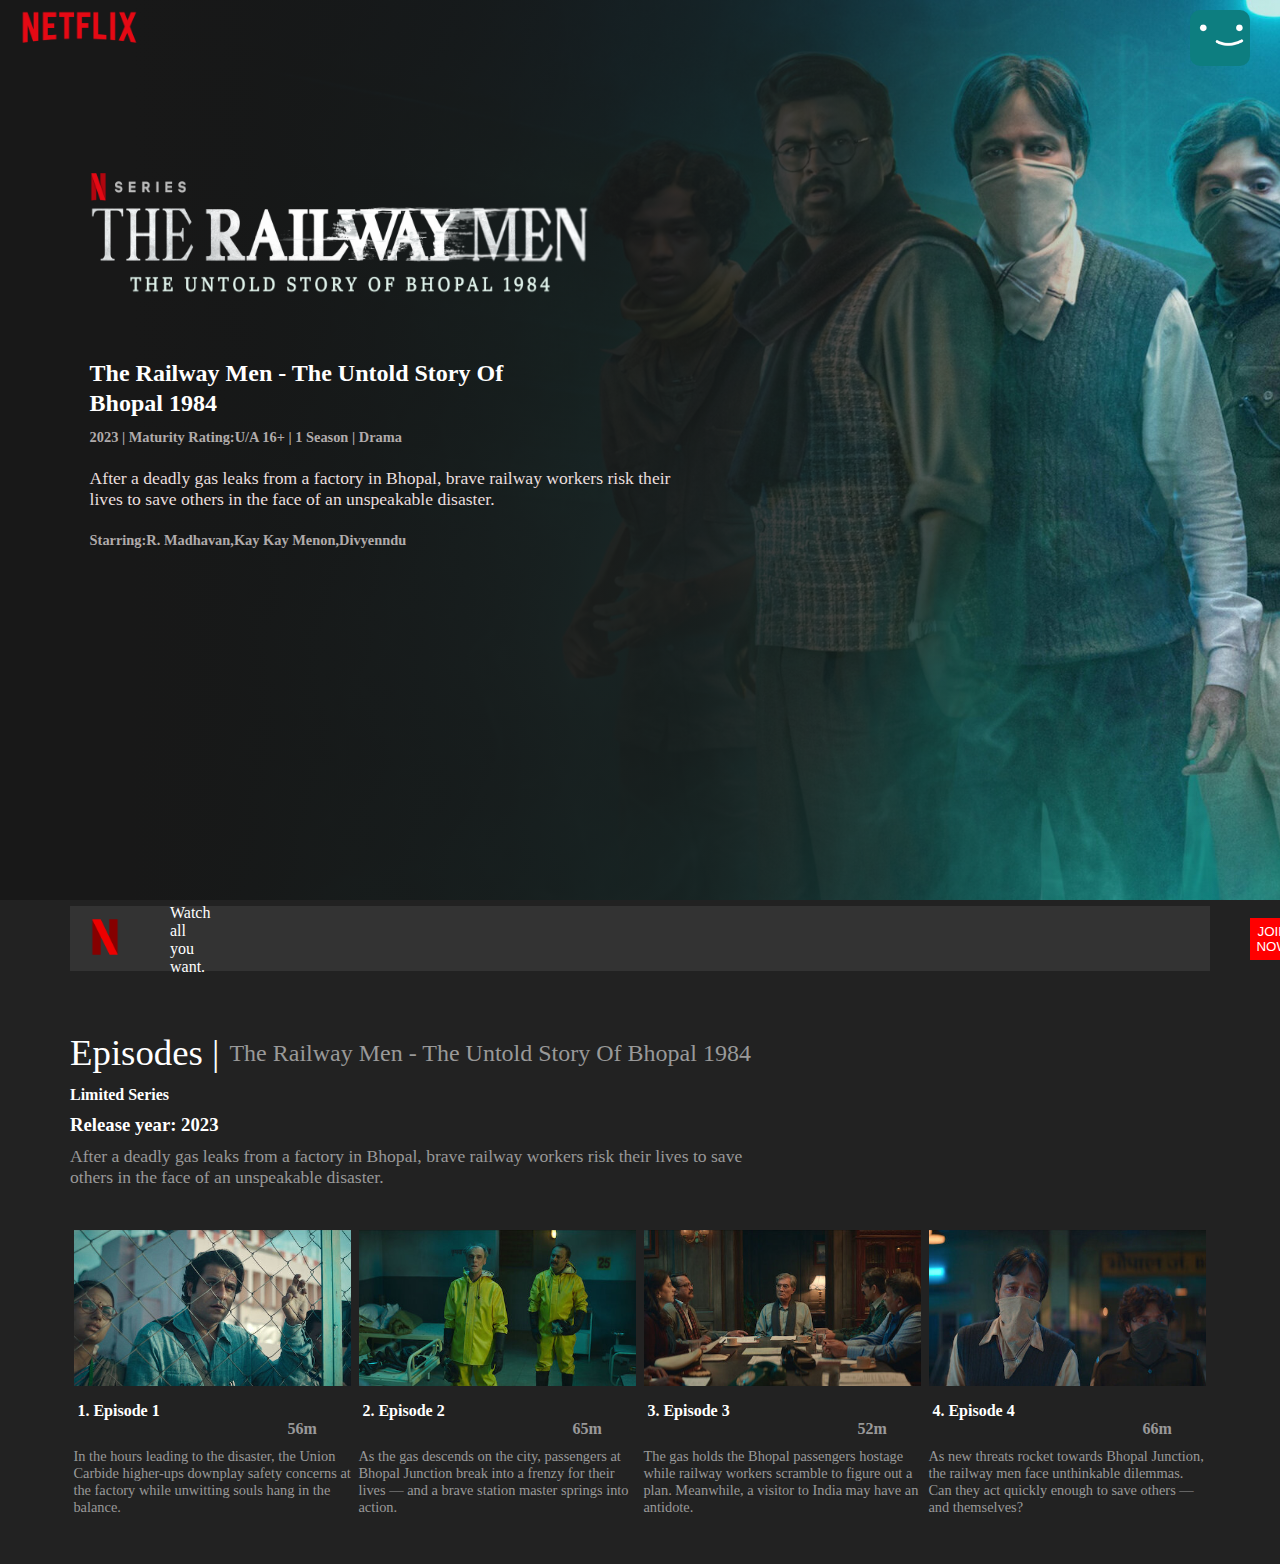
<file: netflix-clone2/railway.html>
<!DOCTYPE html>
<html lang="en">
  <head>
    <meta charset="UTF-8" />
    <meta name="viewport" content="width=device-width, initial-scale=1.0" />
    <title>Watch the Railway Men</title>
  </head>
  <link rel="stylesheet" href="railway.css" />
  <body>
    <!-- ====================navbar=========================== -->
    <nav>
      <div class="logo1">
        <img src="assets/png/logo.png" alt="logo" class="logo" />
      </div>
      <div class="profile1">
        <img src="assets/png/profile.png" alt="profile" class="profile" />
      </div>
    </nav>

    <!-- ====================banner=========================== -->
    <div class="ban">
      <div class="ban_content">
        <div class="ban_title">
          <img src="assets/jpg/banner/railwayban2.png" alt="logo" />
          <h1>The Railway Men - The Untold Story Of <br> Bhopal 1984</h1>
          <h3>2023 | Maturity Rating:U/A 16+ | 1 Season | Drama</h3>
          <p>
            After a deadly gas leaks from a factory in Bhopal, brave railway workers risk their lives to save others in the face of an unspeakable disaster.
          </p>
          <h3>Starring:R. Madhavan,Kay Kay Menon,Divyenndu</h3>
        </div>
      </div>
    </div>
     <!-- ====================subcards=========================== -->
     <section>
        <div class="container">
          <div class="logo3">
            <img src="assets/png/favicon.png" alt="">
          </div>
          <div class="para1"><p>Watch all you want.</p></div>
          <div class="btn3">
            <button>JOIN NOW</button>
          </div>
        </div>
      </section>
      <section>
        <div class="contain2">
          <div class="head2">
            <p class="p1">Episodes |</p>
            <p class="p2">The Railway Men - The Untold Story Of Bhopal 1984</p>
          </div>
          <div class="title2">
              <h4>Limited Series</h4>
              <h3>Release year: 2023</h3>
              <p>After a deadly gas leaks from a factory in Bhopal, brave railway workers risk their lives to save <br> others in the face of an unspeakable disaster.</p>
            </div>
        </div>
        <div class="contain3">
          <div class="block">
            <div class="imgb">
              <img src="assets/jpg/railway/rail1.jpg" alt="">
            </div>
            <div class="block2">
              <h4>1. Episode 1 <span>56m</span></h4>
              <p>In the hours leading to the disaster, the Union Carbide higher-ups downplay safety concerns at the factory while unwitting souls hang in the balance.</p>
            </div>
          </div>
          <div class="block">
            <div class="imgb">
              <img src="assets/jpg/railway/rail2.jpg" alt="">
            </div>
            <div class="block2">
              <h4>2. Episode 2 <span>
                65m</span></h4>
              <p>As the gas descends on the city, passengers at Bhopal Junction break into a frenzy for their lives — and a brave station master springs into action.</p>
            </div>
          </div>
          <div class="block">
            <div class="imgb">
              <img src="assets/jpg/railway/rail3.jpg" alt="">
            </div>
            <div class="block2">
              <h4>3. Episode 3 <span>52m</span></h4>
              <p>The gas holds the Bhopal passengers hostage while railway workers scramble to figure out a plan. Meanwhile, a visitor to India may have an antidote.</p>
            </div>
          </div>
          <div class="block">
            <div class="imgb">
              <img src="assets/jpg/railway/rail4.jpg" alt="">
            </div>
            <div class="block2">
              <h4>4. Episode 4 <span>66m</span></h4>
              <p>As new threats rocket towards Bhopal Junction, the railway men face unthinkable dilemmas. Can they act quickly enough to save others — and themselves?</p>
            </div>
          </div>
        </div>
      </section>
      <section>
        <div class="contain4">
          <div class="head3">
            
          </div>
        </div>
      </section>
  </body>
</html>
</file>
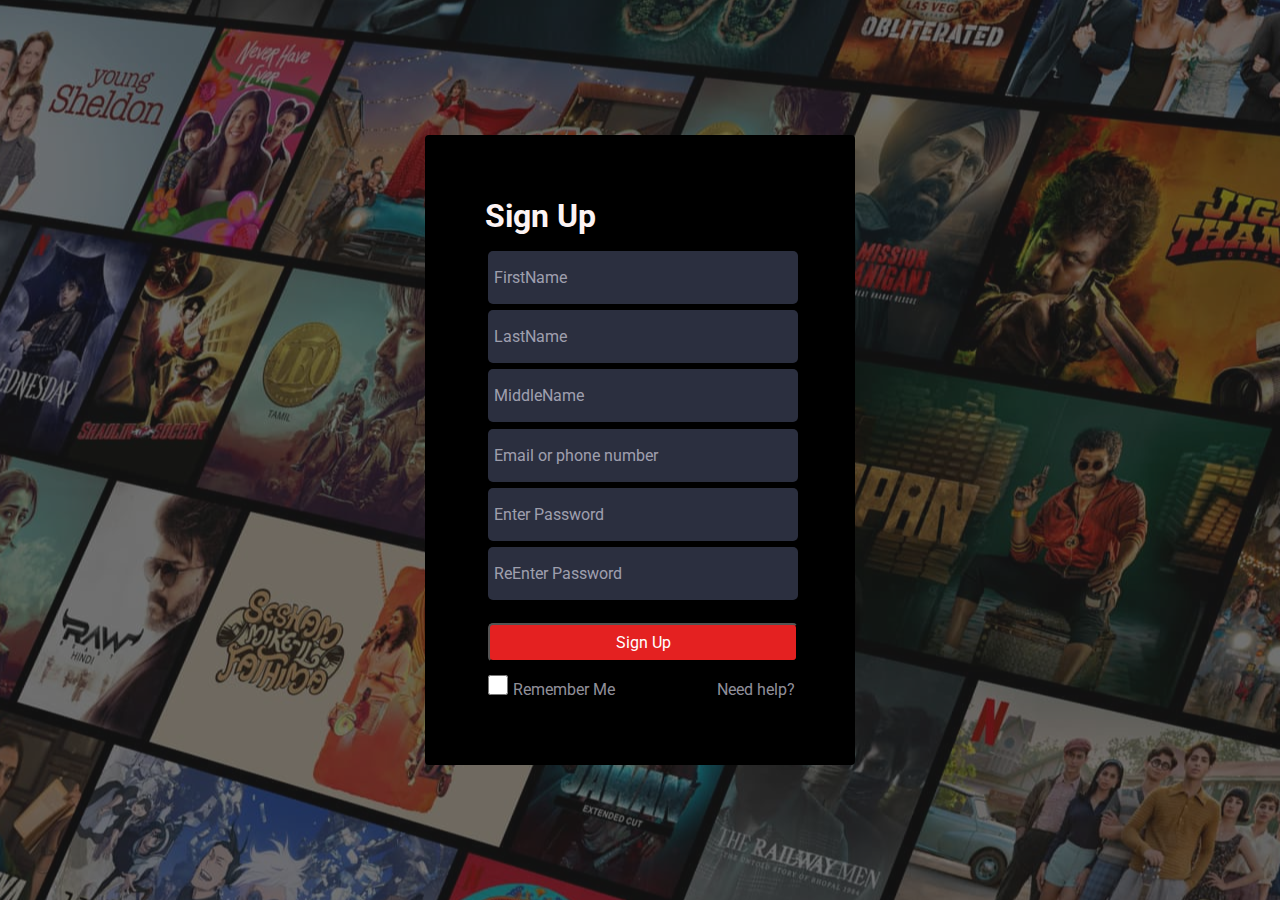
<file: netflix-clone2/signup.html>
<!DOCTYPE html>
<html lang="en">
<head>
    <meta charset="UTF-8">
    <meta name="viewport" content="width=device-width, initial-scale=1.0">
    <title>SignUp Here</title>
    <link rel="stylesheet" href="signup.css">
    <link rel="stylesheet" href="https://cdnjs.cloudflare.com/ajax/libs/font-awesome/6.5.1/css/all.min.css">
</head>
<body>
    <div class="wrapper">
        <form action="">
            <h1>Sign Up</h1>
            <input type="text" placeholder="FirstName">
            <input type="text" placeholder="LastName">
            <input type="text" placeholder="MiddleName">
            <input type="email" placeholder="Email or phone number">
            <input type="password" placeholder="Enter Password">
            <input type="password" placeholder="ReEnter Password">
            <button>Sign Up</button>
            <div class="form_help">
                <input type="checkbox">
                <label for="">Remember Me</label>
                <a href="">Need help?</a>
            </div>
        </form>
    </div>
</body>
</html>
</file>
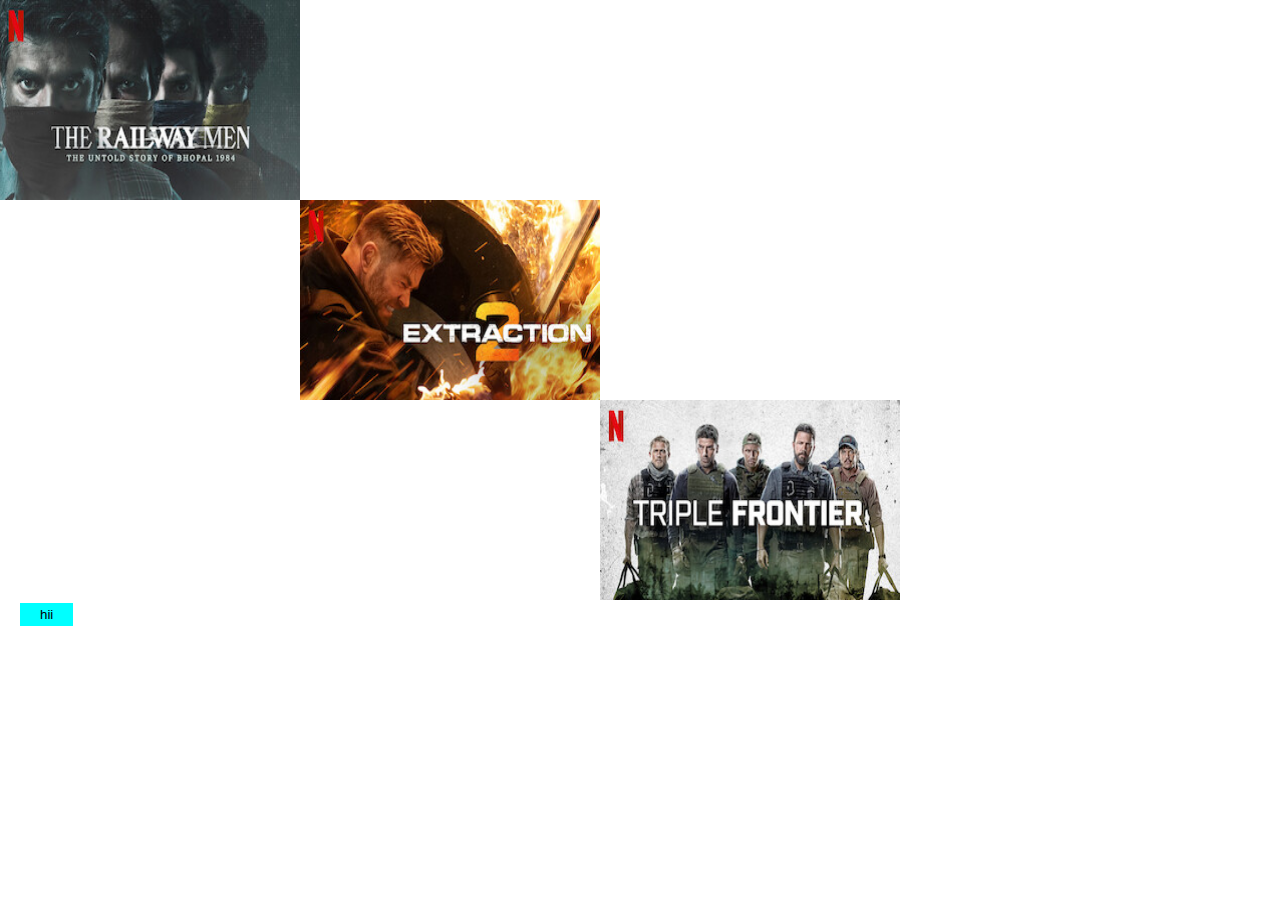
<file: netflix-clone2/testing.html>
<!DOCTYPE html>
<html lang="en">
<head>
    <meta charset="UTF-8">
    <meta name="viewport" content="width=device-width, initial-scale=1.0">
    <title>Testing html</title>
    <link rel="stylesheet" href="testing.css">
</head>
<body>
    <div class="imgs">
        <img src="assets/jpg/only_on_netflix/img1.jpg" alt="">
        <img src="assets/jpg/only_on_netflix/img10.jpg" alt="">
        <img src="assets/jpg/only_on_netflix/img11.jpg" alt="">
    </div>
    <button>hii</button>
</body>
</html>
</file>
<file: netflix-clone2/index.css>
@import url("https://fonts.googleapis.com/css2?family=Nova+Square&family=Poppins:wght@400;500;600;700;800;900&family=Roboto:wght@100;400;500;700;900&display=swap");

@import url("https://fonts.googleapis.com/css2?family=Nova+Square&family=Poppins:wght@400;500;600;700;800;900&display=swap");

* {
  margin: 0;
  padding: 0;
  box-sizing: border-box;
  font-family: "Roboto", sans-serif;
}

nav {
  /* position: fixed; */
  display: flex;
  justify-content: space-between;
  align-items: center;
  padding: 10px 0;
}

nav .logo1 {
  width: 120px;
  object-fit: contain;
  margin: 10px 30px 10px 42px;
}

nav button {
  border: none;
  outline: none;
  justify-content: center;
  align-items: center;
  color: #fff;
}

nav .lang {
  width: 130px;
    padding: 3px 15px 3px 15px;
    background-color: #000;
    border: 0.1px solid #777;
    font-weight: 500;
    font-size: 1rem;
    margin: 16px 32px 5px 15px;
}

nav .lang svg{
  margin:5px 10px 0 -10px;
}

nav .lang span{
  margin-left: 3px;
  font-size: 0.7rem;
}

nav .signin {
  margin: -46px 34px -3px -23px;
  padding: 10px 16px 4px 16px;
  background-color: rgb(228, 33, 33);
  border: none;
  color: #fff;
  font-size: 0.9rem;
  font-weight:700;
  border-radius: 0.2rem;
}

nav .signin a{
  cursor: pointer;
  text-decoration: none;
  color: #fff;
}

nav .signin:hover{
  background-color: rgb(179, 21, 21);
}

body {
  background: #000;
  color: #fff;
}

.header {
  width: 100%;
  height: 100vh;
  background-image: linear-gradient(rgba(0, 0, 0, 0.6), rgba(0, 0, 0, 0.6)),
    url(assets/jpg/banner/home.jpg);
  background-repeat: no-repeat;
  background-position: center;
  background-size: cover;
  position: relative;
}

.header-title{
    position: absolute;
    top: 50%;
    left: 50%;
    transform: translate(-50%,-50%);
    text-align: center;
}

.header-title h1{
    font-size: 3.6rem;
    font-weight: 900;
    line-height: 70px;
    max-width: 700px;
}

.header-title h3{
    font-weight: 400;
    margin-bottom: 20px;
}

.header-title p{
    color: hsl(0, 5%, 72%);
    font-weight: 400;
}

.email_form{
    width: 680px;
    display: flex;
}

.email_form input{
    flex: 1;
    border: 0;
    outline: 0;
    width: 800px;
    height: 56px;
    background-color: transparent;
    margin: 18px 0px 13px 73px;
    border: 1PX solid rgb(155,154,154);
    border-radius: 4px;
    background-color:#2b2f3f;
    color: #fff;
    padding: 0 10px;
}

.email_form input::placeholder{
    font-size: 1.1rem;
    font-weight: 400;
    padding: 0px 3%;
    color: #fff;
}

.email_form button{
    background-color: rgb(217, 39, 39);
    outline: none;
    border: none;
    color: #fff;
    font-size:1.7rem ;
    font-weight: 500;
    cursor: pointer;
    padding: 7px 30px 0px 30px;
    margin: 18px 2px 13px 12px;
    border-radius: 5px;
}

.email_form button i{
  padding-left: 10px;
   font-size: 1.5rem;
   font-weight: 50;
}

.container{
  display: flex;
}

.container1{
  display: flex;
}

.container_title{
  padding: 10% 6%;
}

.container_title h1{
  font-size: 3rem;
  font-weight: 600;
  padding-left: 20%;
}

.container_title p{
  font-size: 1.5rem;
  font-weight: 400;
  padding-left: 20%;
  margin: 3% 0;
  max-width: 900px;
}

.container img{
  margin-right: 10rem;
  max-width: 100%;
  height: 400px;
}

.container1 img{
  margin: 0 0rem 0 14rem;
  max-width: 100%;
  height: 400px;
}

.container_title1{
  padding: 10% 6%;
}

.container_title1 h1{
  font-size: 3rem;
  font-weight: 600;
  padding-left: 10%;
}

.container_title1 p{
  font-size: 1.5rem;
  font-weight: 400;
  padding-left: 10%;
  margin: 3% 0;
  max-width: 900px;
}

.minibar{
  background-color: #222;
  max-width: 100%;
  height: 10px;
}

.faq{
  padding: 4% 12%;
  font-size: 1.2rem;
  text-align: center;
}

.faq h1{
 font-weight: 800;
 font-size: 3rem;
 font-family: Arial, Helvetica, sans-serif;
}

.faq ul{
  margin: 60px auto;
  max-width: 1200px;
  width: 100%;
}

.faq ul li{
  list-style: none;
  width: 100%;
  padding: 5px;
}

.faq ul li label{
  display: flex;
  font-size: 1.3rem;
  font-weight: 500;
  align-items: center;
  padding: 20px;
  background-color: #333;
  cursor: pointer;
  margin-bottom: 3px;
  position: relative;
}

label::after{
  content: '+';
  font-size: 35px;
  position: absolute;
  right: 25px;
}

input[type="checkbox"] {
  display: none;
}

.faq .content{
  background-color: #3a3a3a;
  text-align: center;
  padding: 0 2%;
  max-height: 0;
  overflow: hidden;
}

.content {
  max-height: 0;
  overflow: hidden;
  transition: max-height 0.3s ease-out;
}

.header-title2{
  text-align: center;
}

.email_form2{
  margin-left: 26%;
  width: 680px;
  display: flex;
}

.email_form2 input{
  flex: 1;
  border: 0;
  outline: 0;
  width: 800px;
  height: 56px;
  background-color: transparent;
  margin: 18px 0px 13px 73px;
  border: 1PX solid rgb(155,154,154);
  border-radius: 4px;
  background-color:#2b2f3f;
  color: #fff;
  padding: 0 10px;
}

.email_form2 input::placeholder{
  font-size: 1.1rem;
  font-weight: 400;
  padding: 0px 3%;
  color: #fff;
}

.email_form2 button{
  background-color: rgb(217, 39, 39);
  outline: none;
  border: none;
  color: #fff;
  font-size:1.7rem ;
  font-weight: 500;
  cursor: pointer;
  padding: 7px 30px 0px 30px;
  margin: 18px 2px 13px 12px;
  border-radius: 5px;
}

.email_form2 button i{
padding-left: 10px;
 font-size: 1.5rem;
 font-weight: 50;
}

footer {
  padding: 50px 15% 10px;
  border-top: 5px solid #333;
  color: #666;
}

footer h1 {
  font-size: 1.2rem;
  font-weight: 400;
  font-family: Arial, Helvetica, sans-serif;
  margin-bottom: 30px;
  color: #fff;
}

footer .row {
  display: flex;
  align-items: flex-start;
  padding: 10px 0;
}

footer .col {
  margin: 10px 50px;
}

footer .col a {
  text-decoration: none;
  color: #666;
  font-size: 1rem;
  display: block;
  padding: 10px;
}

.btn3 {
  background: transparent;
  border: 2px solid #666;
  font-size: 1rem;
  color: #666;
  border-radius: 3px;
  margin: 0 58px;
  padding: 4px 3px;
}

.head3 {
  font-size: 1rem;
  padding: 20px 0;
  color: #666;
  font-weight: 400;
  margin: 0 58px;
}

i {
  padding: 2px;
  color: #fff;
}
</file>
<file: netflix-clone2/leo.css>
* {
  margin: 0;
  padding: 0;
  box-sizing: border-box;
  /* background-color: #181818; */
    color: #fff;
}
body {
  background-color: #222;
}
nav{
  width: 100%;
  position: fixed;
  z-index: 1;
  display: flex;
  justify-content: space-between;
}
nav .logo{
  width: 120px;
  object-fit: contain;
  margin: 10px 20px;
  
}
nav .profile{
  width: 60px;
  object-fit: contain;
  margin: 10px 30px;
  border-radius: 10px;
  border: 1px solid black;
}
.ban {
  background-image:linear-gradient(90deg,#181818 10%,hsla(0,0%,9%,.98) 20%,hsla(0,0%,9%,.97) 25%,hsla(0,0%,9%,.95) 35%,hsla(0,0%,9%,.94) 40%,hsla(0,0%,9%,.92) 45%,hsla(0,0%,9%,.9) 50%,hsla(0,0%,9%,.87) 55%,hsla(0,0%,9%,.82) 60%,hsla(0,0%,9%,.75) 65%,hsla(0,0%,9%,.63) 70%,hsla(0,0%,9%,.45) 75%,hsla(0,0%,9%,.27) 80%,hsla(0,0%,9%,.15) 85%,hsla(0,0%,9%,.08) 90%,hsla(0,0%,9%,.03) 95%,hsla(0,0%,9%,0)),url(assets/jpg/banner/ban2.jpg);
  background-position: center center;
  background-repeat: no-repeat;
  background-size: cover;
  max-width: 100%;
  height: 100vh;
  box-sizing: border-box;
}
.ban .ban_content {
  padding: 5% 7%;
}
.ban .ban_content .ban_title img {
  margin: 100px 0 30px 0;
  height: 200px;
  width: 500px;
}
.ban .ban_content .ban_title h1 {
  font-size: 2.5rem;
  font-weight: 700;
  font-family: Arial, Helvetica, sans-serif;
  letter-spacing: 1px;
  color: #ebe4e4;
  padding: 1% 0%;
}
.ban .ban_content .ban_title h3 {
  font-size: 0.9rem;
  color: #b0abab;
  padding: 1% 0%;
}
.ban .ban_content .ban_title p {
  font-size: 0.9rem;
  color: #eadfdf;
  max-width: 600px;
  padding: 1% 0;
}
.ban .ban_content .ban_btns .play {
  background-color: #333;
  color: #fff;
  border: none;
  padding: 0.5% 2%;
  border-radius: 5px;
  font-size: 1.3rem;
  margin-right: 10px;
  transition: 0.5s;
}
.ban .ban_content .ban_btns .play:hover {
  background-color: #fff;
  color: #333;
  cursor: pointer;
}
.ban .ban_content .ban_btns .info {
  background-color: #fff;
  color: #333;
  border: none;
  padding: 0.5% 2%;
  border-radius: 5px;
  font-size: 1.3rem;
  margin-right: 5px;
  transition: 0.5s;
}
.ban .ban_content .ban_btns .info:hover {
  background-color: #333;
  color: #fff;
  cursor: pointer;
}
.container{
  margin: 2px 70px;
  background-color: #333;
  max-width: 90%;
  height: 65px;
  display: flex;
 align-items: center;
 margin-top: 6px;
}
.logo3 img{
  width: 50px;
  height: 40px;
  margin: 0 10px;
}
.para1 p{
  margin: 2px 1040px 0 30px;
}
.btn3 button{
  padding: 6px 6px;
  border: none;
  color: white;
  background-color: red;
  transition: 0.5s;
}
.btn3 button:hover{ 
  background-color: rgb(168, 33, 33);
}
section .pos{
    display: flex;
    overflow-y: hidden;
    overflow-x: scroll;
    margin: 1% 2%;
}
section h1{
    color: #fff;
    font-size: 2rem;
    font-weight: 700;
    font-family: Arial, Helvetica, sans-serif;
    padding: 1% 3%;
}
section .pos::-webkit-scrollbar{
    display: none;
}
section .pos .pos_title .pos1{
 height: 150px;
 margin: 0% 7px;
 transition: transform 420ms;
}
section .pos .pos_title h3{
 font-size: 1.2rem;
 font-weight: 400;
 color: #ffff;
 text-align: center;
}

section .pos .pos1:hover{
    transform: scale(1.09);
}

footer{
  padding: 50px 15% 10px;
  border-top: 5px solid #333;
  color: #666;
}
footer h1{
  font-size: 1.2rem;
  font-weight: 400;
  font-family: Arial, Helvetica, sans-serif;
  margin-bottom: 30px;
}
footer .row{
  display: flex;
  align-items: flex-start;
  padding: 10px 0;
}
footer .col{
  margin: 10px 50px;
}
footer .col a{
 text-decoration: none;
 color: #666;
 font-size: 1rem;
 display: block;
 padding: 10px;
}
.btn1{
  background: transparent;
  border: 2px solid #666;
  font-size: 1rem;
  color: #666;
  border-radius: 3px;
  margin: 0 58px;
  padding: 4px 3px;
}
.head3{
  font-size: 1rem;
  padding: 20px 0;
  color: #666;
  font-weight: 400;
  margin: 0 58px;
}
i{
  padding: 2px;
}
</file>
<file: netflix-clone2/login.css>
@import url('https://fonts.googleapis.com/css2?family=Nova+Square&family=Poppins:wght@400;500;600;700;800;900&family=Roboto:wght@100;400;500;700;900&display=swap');

@import url('https://fonts.googleapis.com/css2?family=Nova+Square&family=Poppins:wght@400;500;600;700;800;900&display=swap');

*{
    margin: 0;
    padding: 0;
    box-sizing: border-box;
    font-family: 'Roboto', sans-serif;  
}
body{
    background-color: #222;
    color: #fff;
}
body::before{
    content: '';
    position: absolute;
    top: 0;
    left: 0;
    opacity: 0.5;
    width: 100%;
    height: 100%;
    background: url(assets/jpg/banner/signin_ban.jpg);
    background-position: center;
    background-blend-mode: darken;
}
.wrapper{
    position: absolute;
    top: 60%;
    left: 50%;
    width: 430px;
    height: 630px;
    padding: 60px;
    background-color: #000;
    border-radius: 4px;
    transform: translate(-50%,-50%);
    background-position: center;
}
.wrapper form{
    margin: 2px 0 65px 0;
}
.wrapper h1{
    color: #fcf3f3;
    font-size: 2rem;
    margin: 0 0 13px 0;
}
.wrapper input{
    height: 53px;
    width: 100%;
    background-color: #2b2f3f;
    outline: none;
    border: none;
    color: #dbdae7ac;
    border-radius: 5px;
    font-size: 1rem;
    margin: 2% 1%;
}
.wrapper input::placeholder{
    font-size: 1rem;
    color: #dbdae7ac;
    left: 20px;
    top: 30px;
    padding: 4% 2%;
}
.wrapper form button{
    width: 100%;
    background-color: rgb(228, 33, 33);
    height: 39px;
    border-radius: 5px;
    font-size: 1rem;
    padding: 4px 10px;
    color: #fff;
    margin: 20px 0 10px 3px;
    outline: none;
}
.wrapper form button:hover{
    cursor: pointer;
    background-color: rgb(186, 11, 11);
}
.wrapper form .form_help{
    display: flex;
    justify-content: space-between;
}
.wrapper form .form_help input[type="checkbox"]{
   height: 20px;
   width: 20px;
}
.wrapper form .form_help label{
    color: #dbdae7ac;
    margin: 8px 0 0 -80px;
}
.wrapper form .form_help a{
    margin: 8px 0 0 20px;
    text-decoration: none;
    color: #dbdae7ac;
}
.form_help2{
    display: flex;
    width: 100%;
    height: 110px;
}
.wrapper form .form_help2 label{
    margin: 80px 0 0 -10px;
    padding: 20px;
    color: #dbdae7ac;
}
.wrapper form .form_help2 a{
    margin: 80px 0 0 -34px;
    text-decoration: none;
    color: #fff;
    padding: 20px;
}
.wrapper form p{
    font-size: 0.71rem;
    margin: 4px 0 0 -10px;
    color: #dbdae7ac;
    padding: 20px;
    word-spacing: 2px;
}
.wrapper form p span{
    color: blue;
}

/* font-family: 'Poppins', sans-serif; */
</file>
<file: netflix-clone2/onlyon_netflix.css>
@import url("https://fonts.googleapis.com/css2?family=Nova+Square&family=Poppins:wght@400;500;600;700;800;900&family=Roboto:wght@100;400;500;700;900&display=swap");

@import url("https://fonts.googleapis.com/css2?family=Nova+Square&family=Poppins:wght@400;500;600;700;800;900&display=swap");

* {
  margin: 0;
  padding: 0;
  box-sizing: border-box;
  font-family: "Roboto", sans-serif;
  background-color: hwb(0 9% 90%);
  color: #fff;
}
nav {
  width: 100%;
  display: flex;
  justify-content: space-between;
  background-color: #000;
  max-height: 100px;
}
nav .first {
  max-width: 35%;
  background-color: #000;
}
nav .first img {
  width: 120px;
  object-fit: contain;
  margin: 10px 30px 10px 42px;
  background-color: #000;
}
nav .last {
  display: flex;
  max-width: 65%;
  object-fit: contain;
  margin: 10px 30px;
  border-radius: 10px;
  justify-content: center;
  align-items: baseline;
  background-color: #000;
}
.last p {
  margin: 15px 5px 1px 5px;
  background-color: #222;
  font-size: 0.8rem;
  font-weight: 400;
}
.last .btn1 {
  margin: 0 10px;
  padding: 8px 20px;
  background-color: rgb(228, 33, 33);
  border: none;
  color: #fff;
  font-size: 0.8rem;
}
.last .btn1:hover {
  cursor: pointer;
  background-color: rgb(179, 21, 21);
}
.last .btn2 {
  margin: 0 10px;
  padding: 8px 15px;
  background-color: #000;
  border: 0.1px solid #777;
}
.last .btn2 a {
  text-decoration: none;
}
.last .btn2:hover {
  cursor: pointer;
  background-color: #333;
}
section .sec1 {
  width: 100%;
  height: 200px;
  color: #fff;
}
.sec1 h1 {
  font-size: 3.5rem;
  color: #fff;
  margin: 40px 0 0 0;
  font-weight: 800;
}
.sec1 p {
  width: 40%;
  margin: 0 42px;
  font-size: 1.1rem;
}
section .pos {
  display: flex;
  overflow-y: hidden;
  overflow-x: scroll;
  margin: 1% 2%;
}
section h1 {
  color: #fff;
  font-size: 2rem;
  font-weight: 700;
  font-family: Arial, Helvetica, sans-serif;
  padding: 1% 3%;
}
section .pos::-webkit-scrollbar {
  display: none;
}
section .pos .pos_title .pos1 {
  height: 150px;
  margin: 0% 7px;
  transition: transform 420ms;
}
section .pos .pos_title h3 {
  font-size: 1.2rem;
  font-weight: 400;
  color: #ffff;
  text-align: center;
}

section .pos .pos1:hover {
  transform: scale(1.09);
}

footer {
  padding: 50px 15% 10px;
  border-top: 5px solid #333;
  color: #666;
}
footer h1 {
  font-size: 1.2rem;
  font-weight: 400;
  font-family: Arial, Helvetica, sans-serif;
  margin-bottom: 30px;
}
footer .row {
  display: flex;
  align-items: flex-start;
  padding: 10px 0;
}
footer .col {
  margin: 10px 50px;
}
footer .col a {
  text-decoration: none;
  color: #666;
  font-size: 1rem;
  display: block;
  padding: 10px;
}
.btn3 {
  background: transparent;
  border: 2px solid #666;
  font-size: 1rem;
  color: #666;
  border-radius: 3px;
  margin: 0 58px;
  padding: 4px 3px;
}
.head3 {
  font-size: 1rem;
  padding: 20px 0;
  color: #666;
  font-weight: 400;
  margin: 0 58px;
}
i {
  padding: 2px;
}
</file>
<file: netflix-clone2/railway.css>
* {
    margin: 0;
    padding: 0;
    box-sizing: border-box;
    /* background-color: #181818; */
      color: #fff;
  }
  body {
    background-color: #222;
  }
  nav{
    width: 100%;
    position: fixed;
    z-index: 1;
    display: flex;
    justify-content: space-between;
  }
  nav .logo{
    width: 120px;
    object-fit: contain;
    margin: 10px 20px;
    
  }
  nav .profile{
    width: 60px;
    object-fit: contain;
    margin: 10px 30px;
    border-radius: 10px;
    border: 0px solid black;
  }
  .ban {
    background-image:linear-gradient(90deg,#181818 10%,hsla(0,0%,9%,.98) 20%,hsla(0,0%,9%,.97) 25%,hsla(0,0%,9%,.95) 35%,hsla(0,0%,9%,.94) 40%,hsla(0,0%,9%,.92) 45%,hsla(0,0%,9%,.9) 50%,hsla(0,0%,9%,.87) 55%,hsla(0,0%,9%,.82) 60%,hsla(0,0%,9%,.75) 65%,hsla(0,0%,9%,.63) 70%,hsla(0,0%,9%,.45) 75%,hsla(0,0%,9%,.27) 80%,hsla(0,0%,9%,.15) 85%,hsla(0,0%,9%,.08) 90%,hsla(0,0%,9%,.03) 95%,hsla(0,0%,9%,0)),url(assets/jpg/banner/railway_ban.jpg);
    background-position: center center;
    background-repeat: no-repeat;
    background-size: cover;
    max-width: 100%;
    height: 100vh;
    box-sizing: border-box;
  }
  .ban .ban_content {
    padding: 5% 7%;
    
  }
  .ban .ban_content .ban_title img {
    margin: 100px 0 60px 0;
    height: 130px;
    width: 500px;
  }
  .ban .ban_content .ban_title h1 {
    color: #fff;
    font-size: 24px;
    font-weight: 500;
    line-height: 30px;
    font-weight: 600;
  }
  .ban .ban_content .ban_title h3 {
    font-size: 0.9rem;
    color: #b0abab;
    padding: 1% 0%;
  }
  .ban .ban_content .ban_title p {
    font-size: 1.1rem;
    color: #eadfdf;
    max-width: 600px;
    padding: 1% 0;
  }
  .container{
    margin: 2px 70px;
    background-color: #333;
    max-width: 90%;
    height: 65px;
    display: flex;
   align-items: center;
   margin-top: 6px;
  }
  .logo3 img{
    width: 50px;
    height: 40px;
    margin: 0 10px;
  }
  .para1 p{
    margin: 2px 1040px 0 30px;
  }
  .btn3 button{
    padding: 6px 6px;
    border: none;
    color: white;
    background-color: red;
    transition: 0.5s;
  }
  .btn3 button:hover{ 
    background-color: rgb(168, 33, 33);
  }
  .contain2{
    margin: 60px 70px;
    width: 100%;
    height: 130px;
  }
  .head2{
    display: flex;
  }
  .head2 .p1{
    font-size: 2.3rem;
    font-weight: 500;
  }
  .head2 .p2{
    margin: 9px 10px;
    font-size: 1.5rem;
    color: #999;
  }
  .title2 h4{
    margin: 10px 0;
  }
  .title2 p{
    margin: 10px 0;
    font-size: 1.1rem;
    color: #999;
  }
  .contain3{
    max-width: 100%;
    height: 340px;
    margin: 3px 70px;
    display: flex;
  }
  .block{
    width: 25%;
    height: 90%;
    padding: 5px 0px;
    margin: 2px 0;
  }
  .block img{
    width: 100%;
    padding: 2px 4px;
  }
  .block2{
    margin: 0 1.4px;
    padding: 0 2px;
  }
  .block2 span{
    margin-left: 210px;
    color: #999;
  }
  .block2 h4{
    margin: 10px 4px;
  }
  .block2 p{
    margin-top: 3px;
    color: #999;
    font-size: 0.9rem;
    justify-content: center;
  }
</file>
<file: netflix-clone2/signup.css>
@import url('https://fonts.googleapis.com/css2?family=Nova+Square&family=Poppins:wght@400;500;600;700;800;900&family=Roboto:wght@100;400;500;700;900&display=swap');

@import url('https://fonts.googleapis.com/css2?family=Nova+Square&family=Poppins:wght@400;500;600;700;800;900&display=swap');

*{
    margin: 0;
    padding: 0;
    box-sizing: border-box;
    font-family: 'Roboto', sans-serif;  
}
body{
    background-color: #222;
    color: #fff;
}
body::before{
    content: '';
    position: absolute;
    top: 0;
    left: 0;
    opacity: 0.5;
    width: 100%;
    height: 100%;
    background: url(assets/jpg/banner/signin_ban.jpg);
    background-position: center;
    background-blend-mode: darken;
}
.wrapper{
    position: absolute;
    top: 50%;
    left: 50%;
    width: 430px;
    height: 630px;
    padding: 60px;
    background-color: #000;
    border-radius: 4px;
    transform: translate(-50%,-50%);
    background-position: center;
}
.wrapper form{
    margin: 2px 0 65px 0;
}
.wrapper h1{
    color: #fcf3f3;
    font-size: 2rem;
    margin: 0 0 13px 0;
}
.wrapper input{
    height: 53px;
    width: 100%;
    background-color: #2b2f3f;
    outline: none;
    border: none;
    color: #dbdae7ac;
    border-radius: 5px;
    font-size: 1rem;
    margin: 1% 1%;
}
.wrapper input::placeholder{
    font-size: 1rem;
    color: #dbdae7ac;
    left: 20px;
    top: 30px;
    padding: 4% 2%;
}
.wrapper form button{
    width: 100%;
    background-color: rgb(228, 33, 33);
    height: 39px;
    border-radius: 5px;
    font-size: 1rem;
    padding: 4px 10px;
    color: #fff;
    margin: 20px 0 10px 3px;
    outline: none;
}
.wrapper form button:hover{
    cursor: pointer;
    background-color: rgb(186, 11, 11);
}
.wrapper form .form_help{
    display: flex;
    justify-content: space-between;
}
.wrapper form .form_help input[type="checkbox"]{
   height: 20px;
   width: 20px;
}
.wrapper form .form_help label{
    color: #dbdae7ac;
    margin: 8px 0 0 -80px;
}
.wrapper form .form_help a{
    margin: 8px 0 0 20px;
    text-decoration: none;
    color: #dbdae7ac;
}
.form_help2{
    display: flex;
    width: 100%;
    height: 110px;
}
.wrapper form .form_help2 label{
    margin: 80px 0 0 -10px;
    padding: 20px;
    color: #dbdae7ac;
}
.wrapper form .form_help2 a{
    margin: 80px 0 0 -34px;
    text-decoration: none;
    color: #fff;
    padding: 20px;
}
.wrapper form p{
    font-size: 0.71rem;
    margin: 4px 0 0 -10px;
    color: #dbdae7ac;
    padding: 20px;
    word-spacing: 2px;
}
.wrapper form p span{
    color: blue;
}

/* font-family: 'Poppins', sans-serif; */
</file>
<file: netflix-clone2/testing.css>
*{
    padding: 0;
    margin: 0;
    box-sizing: border-box;
}
.imgs img{
    height: 200px;
    width: 300px;
    display: block;
}
.imgs img:nth-child(2){
    margin:0 0 0 300px;
}
.imgs img:nth-child(3){
    margin:0 0 0 600px;
}
button{
    margin: 3px 20px;
    padding: 4px 20px;
    background-color: aqua;
    border: none;
    outline: none;
    cursor: pointer;
    /* transition: background-color 0.3s ease,color 0.3s ease; */
}
button:hover{
    /* background-color: rgb(226, 83, 43);
    color: white; */
    animation: anna 1s ease forwards 0.2s infinite;
}
@keyframes anna {
    0%{
        background-color: red;
        color: white;
    }
    100%{
        background-color: orange;
        color: rgb(235, 228, 228);
    }
}
</file>
